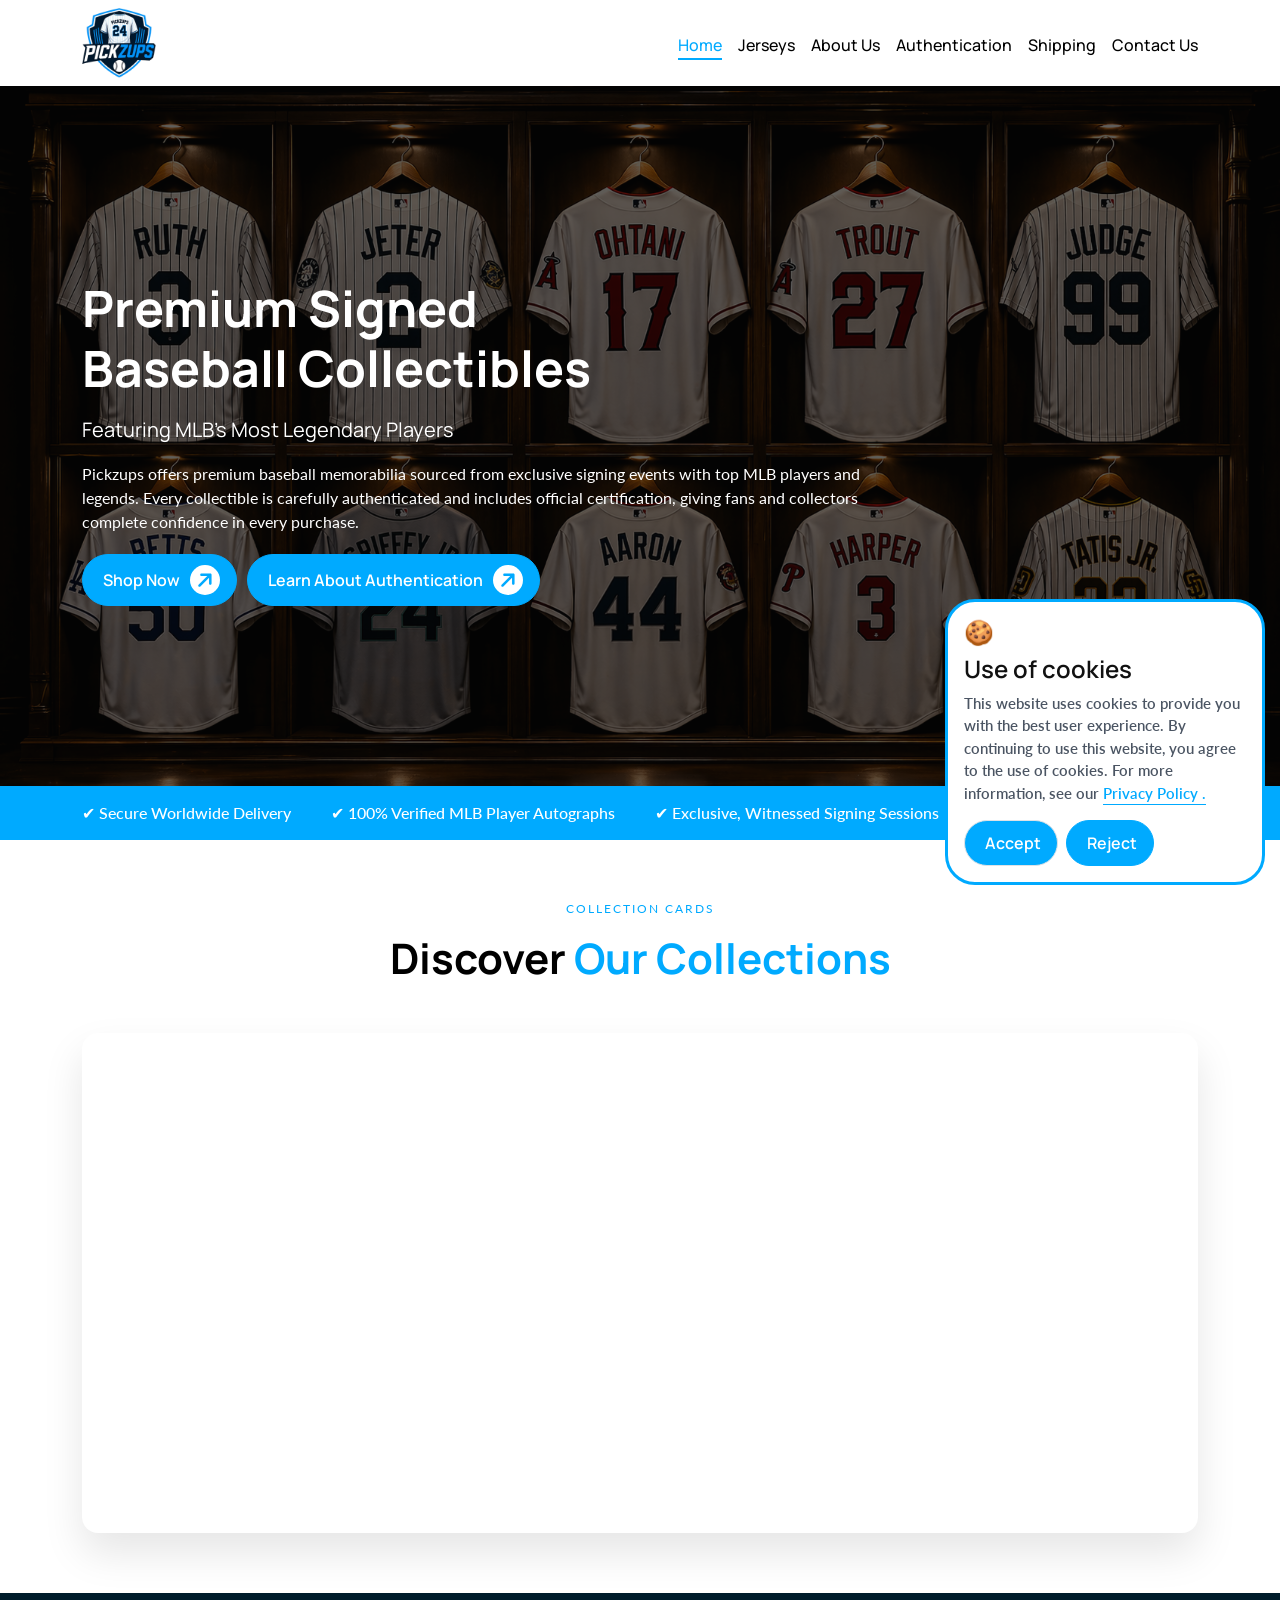
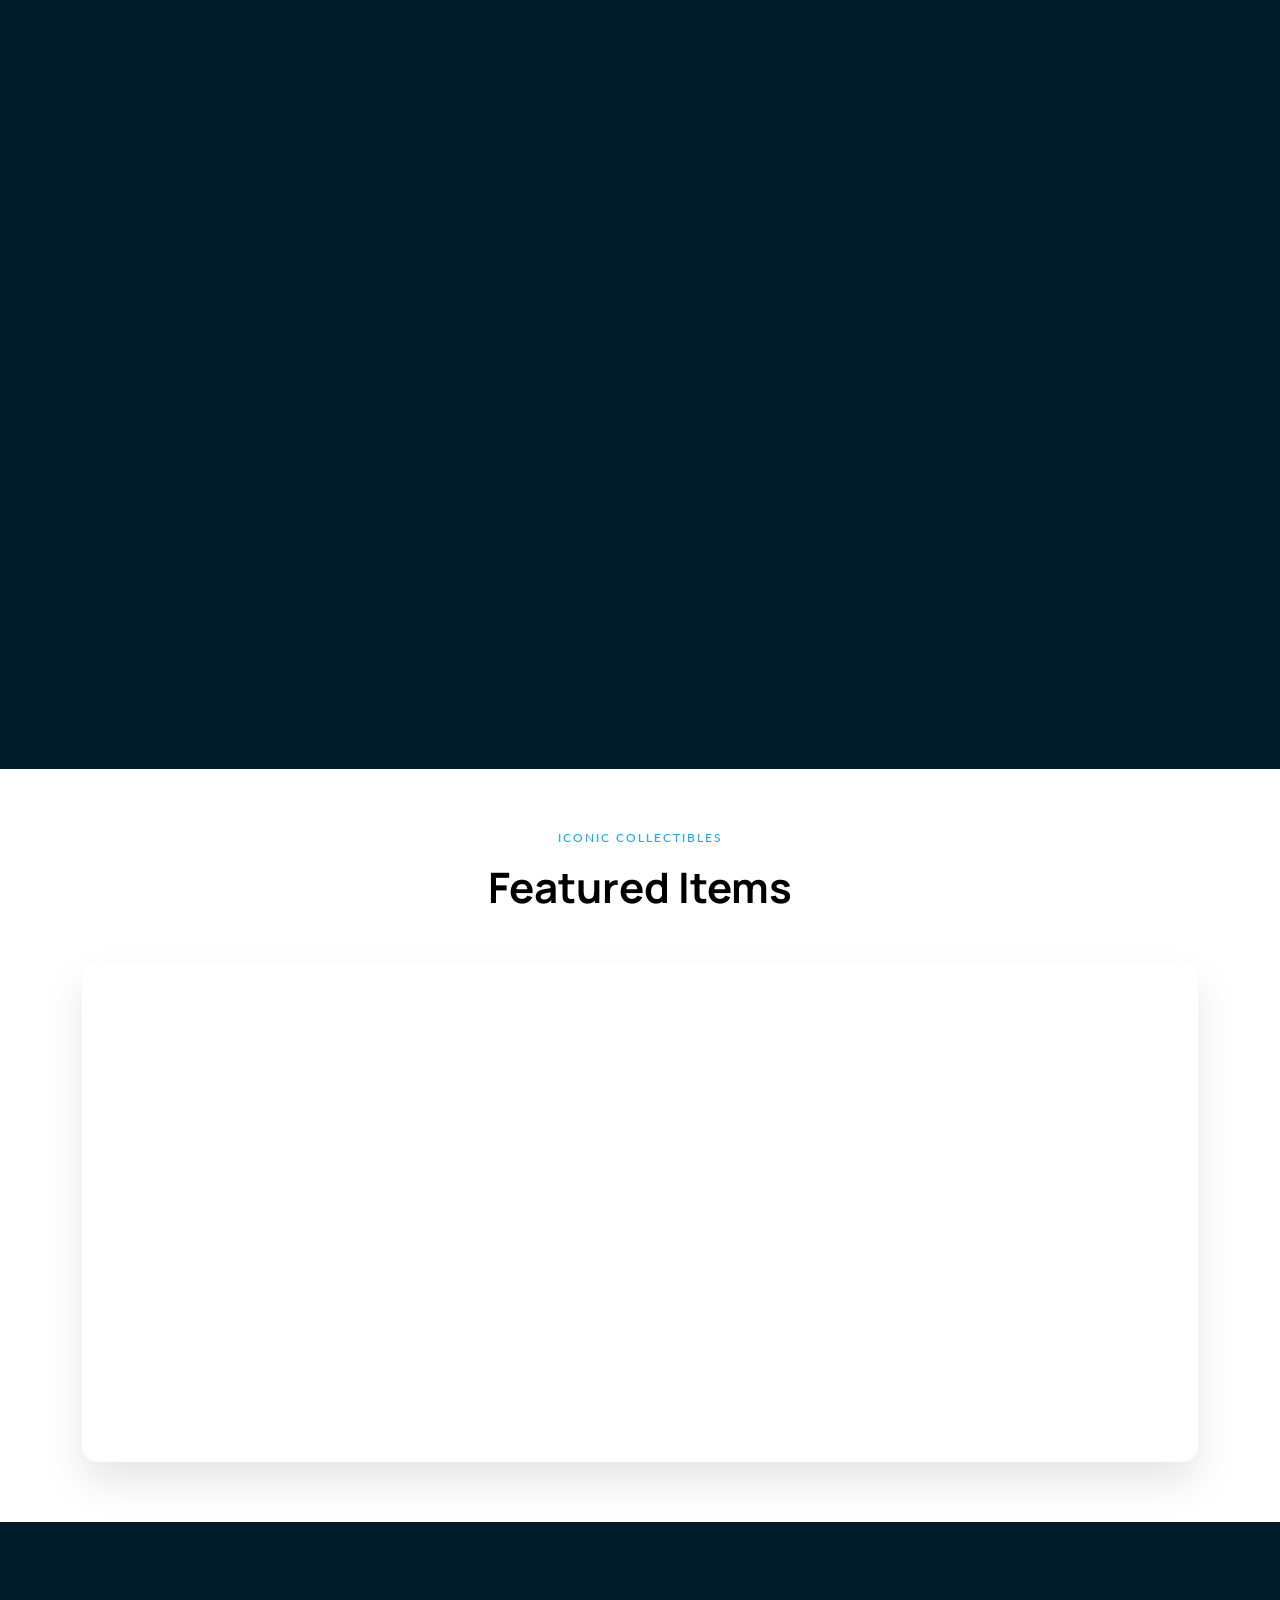
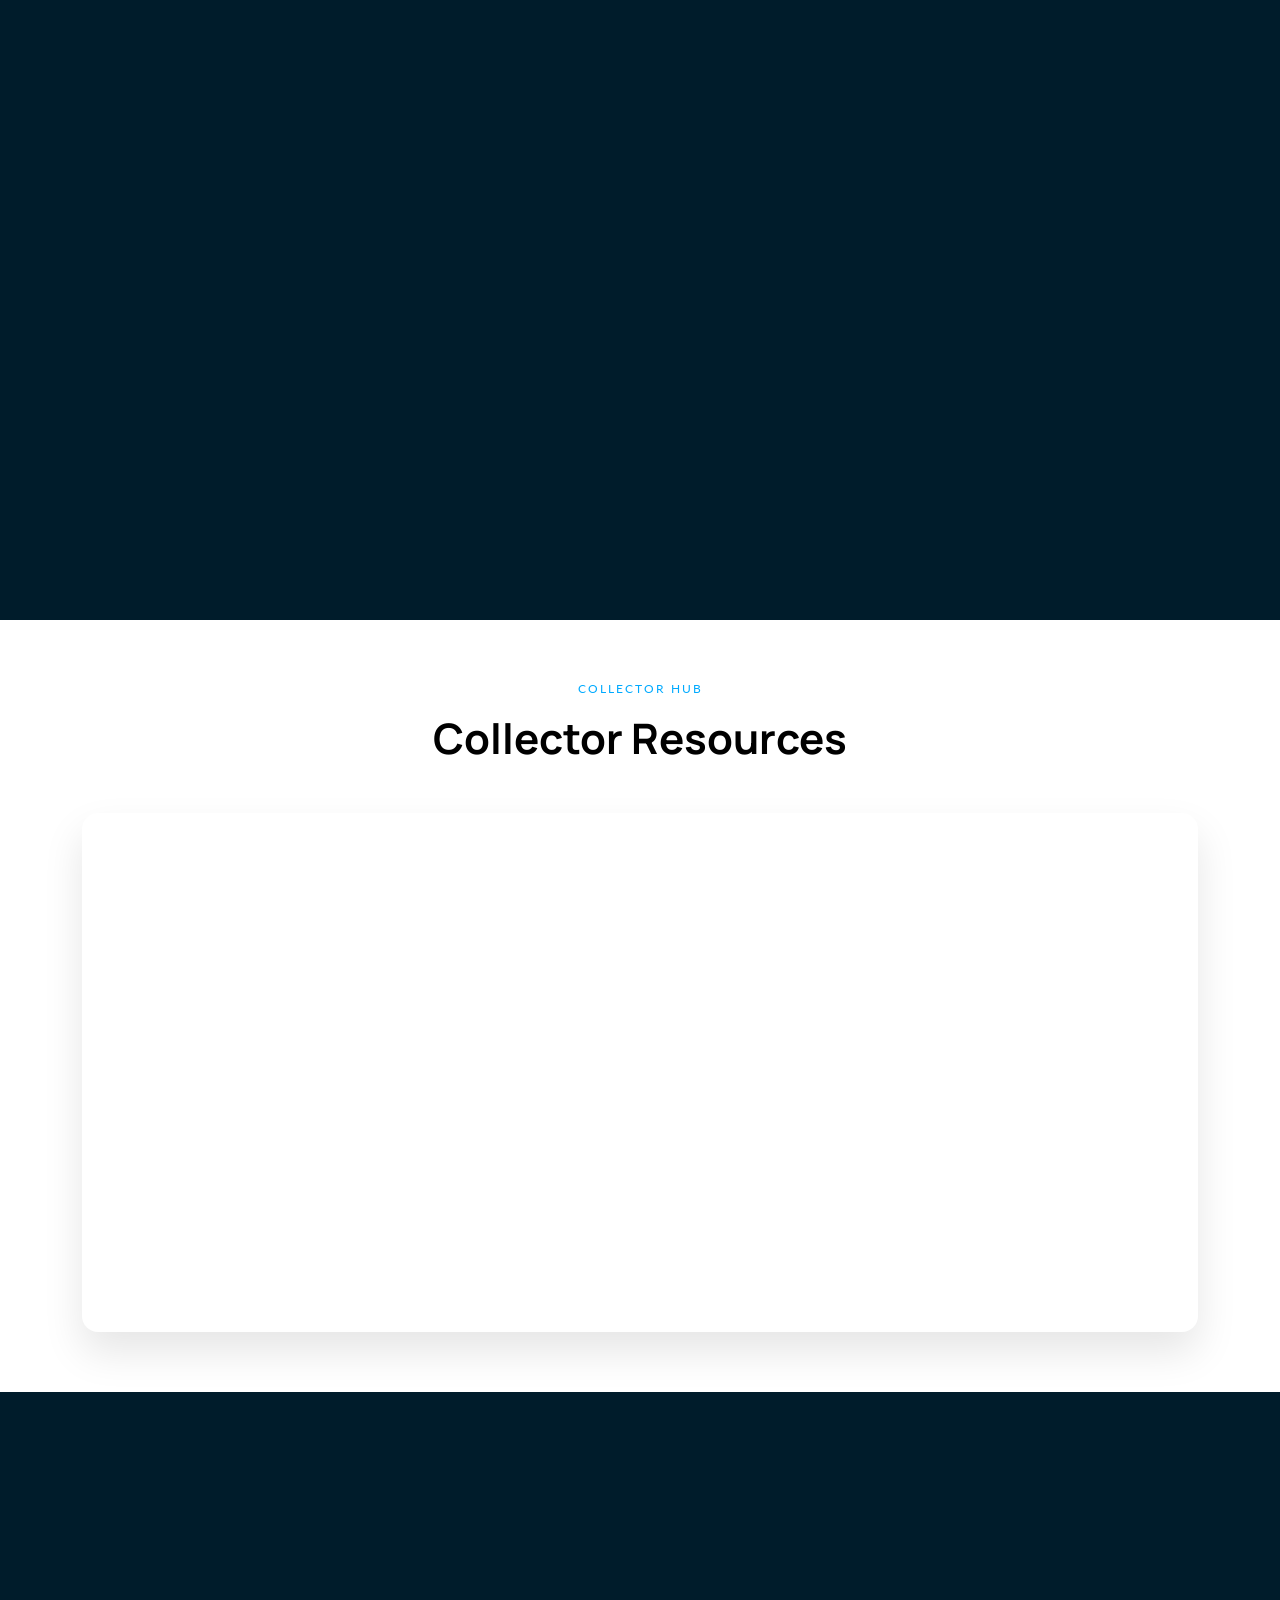
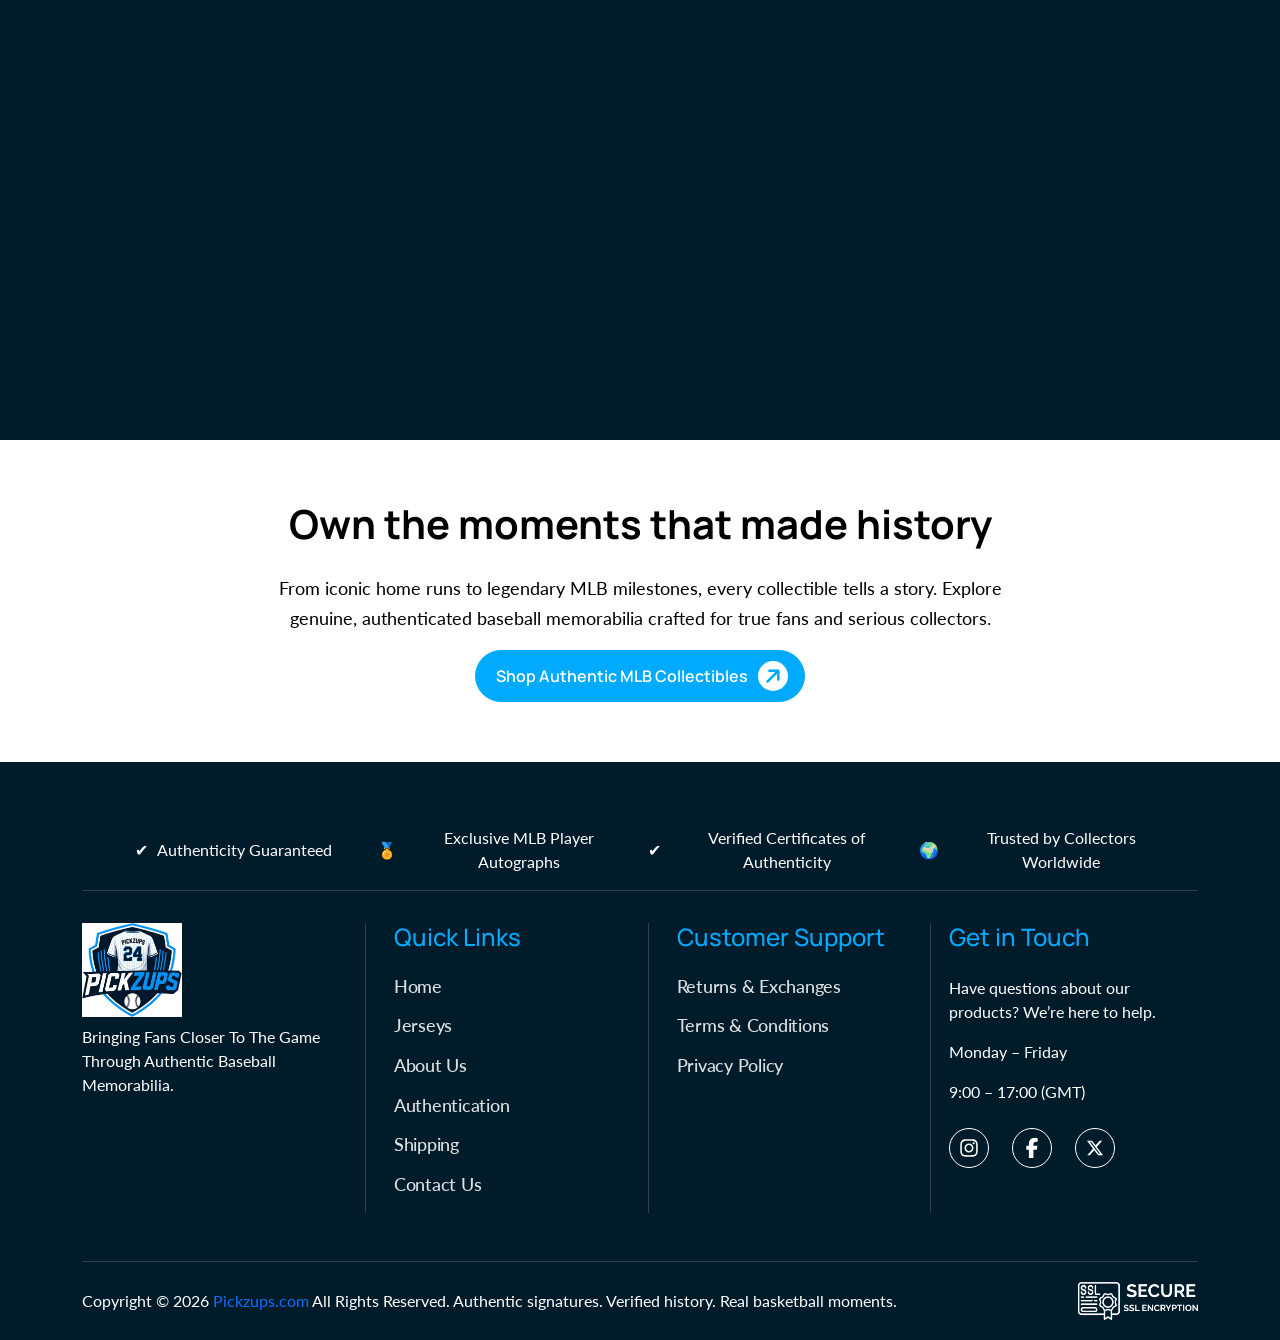
<file: index.html>
<!DOCTYPE html>
<html lang="en">

<head>
    <meta charset="UTF-8">
    <meta name="viewport" content="width=device-width, initial-scale=1.0">
    <meta name="robots" content="index, follow">
    <meta name="author" content="Pickzups">
    <title>Pickzups</title>
    <link rel="icon" href="assets/images/favicon-32x32.png" type="image/png">
    <link rel="stylesheet" href="assets/css/aos.css">
    <link rel="stylesheet" href="assets/css/bootstrap.min.css">
    <link rel="stylesheet" href="assets/css/style.css">
    <link rel="stylesheet" href="assets/css/responsive.css">
</head>

<body>
    <!-- Header -->
    <header class="header w-100  z-3">
        <div class="container">
            <div class="row">
                <div class="col-12">
                    <div class="header-content d-flex align-items-center justify-content-between">
                        <div class="logo">
                            <a href="./"><img src="assets/images/logo.png" alt="logo"></a>
                        </div>
                        <div class="menu-list" id="mySidenavs">
                            <span class="menu-close d-block d-md-none" onclick="closeNav()">
                                <svg width="30" height="30" viewBox="0 0 24 24">
                                    <line x1="4" y1="4" x2="20" y2="20" stroke="black" stroke-width="2" />
                                    <line x1="20" y1="4" x2="4" y2="20" stroke="black" stroke-width="2" />
                                </svg>
                            </span>
                            <ul class="d-flex list-unstyled gap-3">
                                <li class="active">
                                    <a href="./">Home</a>
                                </li>
                                <li>
                                    <a href="./jerseys">Jerseys</a>
                                </li>
                                <li>
                                    <a href="./about-us">About us</a>
                                </li>
                                <li>
                                    <a href="./authentication">Authentication</a>
                                </li>
                                <li>
                                    <a href="./shipping">Shipping</a>
                                </li>
                                <li>
                                    <a href="./contact-us">Contact Us</a>
                                </li>
                            </ul>
                        </div>
                        <div class="menu-icon d-block d-md-none">
                            <span onclick="openNav()">
                                <svg width="30" height="30" viewBox="0 0 24 24">
                                    <line x1="3" y1="6" x2="21" y2="6" stroke="black" stroke-width="2" />
                                    <line x1="3" y1="12" x2="21" y2="12" stroke="black" stroke-width="2" />
                                    <line x1="3" y1="18" x2="21" y2="18" stroke="black" stroke-width="2" />
                                </svg>
                            </span>
                        </div>

                    </div>
                </div>
            </div>
        </div>
        <div class="menu-overlay" id="menuOverlay" onclick="closeNav()"></div>
    </header>
    <!-- Header -->
    <main>
        <!-- main -->
        <section class="hero_banner">
            <div class="container">
                <div class="row">
                    <div class="col-12>">
                        <div class="hero_content">
                            <h1>Premium Signed
                                Baseball Collectibles
                            </h1>
                            <h2>Featuring MLB’s Most Legendary Players</h2>
                            <p>Pickzups offers premium baseball memorabilia sourced from exclusive signing events
                                with
                                top MLB players and legends. Every collectible is carefully authenticated and includes
                                official certification, giving fans and collectors complete confidence in every
                                purchase.
                            </p>
                            <div class="bnr-btn">
                                <a href="./jerseys" class="btn-custom">
                                    <span class="btn-text">Shop Now</span>
                                    <div class="icon-container">
                                        <span class="icon icon-default arrow-icon">
                                            <svg viewBox="0 0 384 512" width="30">
                                                <path d="M214.6 41.4c-12.5-12.5-32.8-12.5-45.3 0l-160 160c-12.5 
                                    12.5-12.5 32.8 0 45.3s32.8 12.5 45.3 0L160 141.3V456c0 
                                    17.7 14.3 32 32 32s32-14.3 32-32V141.3l105.4 
                                    105.4c12.5 12.5 32.8 12.5 45.3 
                                    0s12.5-32.8 0-45.3l-160-160z" />
                                            </svg>
                                        </span>
                                        <span class="icon icon-hover arrow-icon">
                                            <svg viewBox="0 0 384 512" width="30">
                                                <path d="M214.6 41.4c-12.5-12.5-32.8-12.5-45.3 0l-160 160c-12.5 
                                        12.5-12.5 32.8 0 45.3s32.8 12.5 45.3 0L160 141.3V456c0 
                                        17.7 14.3 32 32 32s32-14.3 32-32V141.3l105.4 
                                        105.4c12.5 12.5 32.8 12.5 45.3 
                                        0s12.5-32.8 0-45.3l-160-160z" />
                                            </svg>
                                        </span>
                                    </div>
                                </a>
                                <a href="./authentication" class="btn-custom">
                                    <span class="btn-text">Learn About Authentication</span>
                                    <div class="icon-container">
                                        <span class="icon icon-default arrow-icon">
                                            <svg viewBox="0 0 384 512" width="30">
                                                <path d="M214.6 41.4c-12.5-12.5-32.8-12.5-45.3 0l-160 160c-12.5 
                                    12.5-12.5 32.8 0 45.3s32.8 12.5 45.3 0L160 141.3V456c0 
                                    17.7 14.3 32 32 32s32-14.3 32-32V141.3l105.4 
                                    105.4c12.5 12.5 32.8 12.5 45.3 
                                    0s12.5-32.8 0-45.3l-160-160z" />
                                            </svg>
                                        </span>
                                        <span class="icon icon-hover arrow-icon">
                                            <svg viewBox="0 0 384 512" width="30">
                                                <path d="M214.6 41.4c-12.5-12.5-32.8-12.5-45.3 0l-160 160c-12.5 
                                        12.5-12.5 32.8 0 45.3s32.8 12.5 45.3 0L160 141.3V456c0 
                                        17.7 14.3 32 32 32s32-14.3 32-32V141.3l105.4 
                                        105.4c12.5 12.5 32.8 12.5 45.3 
                                        0s12.5-32.8 0-45.3l-160-160z" />
                                            </svg>
                                        </span>
                                    </div>
                                </a>
                            </div>
                        </div>
                    </div>
                </div>
            </div>
        </section>

        <div class="trust-bar">
            <div class="container">
                <div class="trust-wrapper">
                    <div class="trust-track">
                        <!-- ORIGINAL ITEMS -->
                        <div class="trust-item">

                            <span>✔ Secure Worldwide Delivery</span>
                        </div>

                        <div class="trust-item">

                            <span>✔ 100% Verified MLB Player Autographs</span>
                        </div>

                        <div class="trust-item">

                            <span>✔ Exclusive, Witnessed Signing Sessions</span>
                        </div>

                        <div class="trust-item">

                            <span>✔ Official Authenticity Certification Included </span>
                        </div>

                        <!-- DUPLICATE FOR INFINITE LOOP -->
                        <div class="trust-item">

                            <span>✔ Secure Worldwide Delivery</span>
                        </div>

                        <div class="trust-item">

                            <span>✔ 100% Verified MLB Player Autographs</span>
                        </div>

                        <div class="trust-item">

                            <span>✔ Exclusive, Witnessed Signing Sessions</span>
                        </div>

                        <div class="trust-item">

                            <span>✔ Official Authenticity Certification Included </span>
                        </div>

                    </div>

                </div>
            </div>
        </div>

        <section class="explore-our-collections">
            <div class="container">
                <div class="explore-our-collections-content">
                    <span>COLLECTION CARDS </span>
                    <h2>Discover <span style="color: #00aaff;">our collections </span></h2>
                </div>
                <div class="collection-wrapper">
                    <div class="collection-card">
                        <div class="collection-content" data-aos="fade-right">
                            <h3>Autographed baseball jerseys</h3>
                            <p>Official MLB team jerseys, hand-signed by some of the game’s most legendary players. Each
                                piece is sourced from exclusive signing events and backed by verified authentication,
                                making
                                it a valuable addition to any serious collection.
                            </p>

                            <div class="collection-button">
                                <a href="./jerseys" class="btn-custom">
                                    <span class="btn-text">Browse Collections
                                    </span>
                                    <div class="icon-container">
                                        <span class="icon icon-default arrow-icon">
                                            <svg viewBox="0 0 384 512" width="30">
                                                <path d="M214.6 41.4c-12.5-12.5-32.8-12.5-45.3 0l-160 160c-12.5 
                                    12.5-12.5 32.8 0 45.3s32.8 12.5 45.3 0L160 141.3V456c0 
                                    17.7 14.3 32 32 32s32-14.3 32-32V141.3l105.4 
                                    105.4c12.5 12.5 32.8 12.5 45.3 
                                    0s12.5-32.8 0-45.3l-160-160z" />
                                            </svg>
                                        </span>
                                        <span class="icon icon-hover arrow-icon">
                                            <svg viewBox="0 0 384 512" width="30">
                                                <path d="M214.6 41.4c-12.5-12.5-32.8-12.5-45.3 0l-160 160c-12.5 
                                        12.5-12.5 32.8 0 45.3s32.8 12.5 45.3 0L160 141.3V456c0 
                                        17.7 14.3 32 32 32s32-14.3 32-32V141.3l105.4 
                                        105.4c12.5 12.5 32.8 12.5 45.3 
                                        0s12.5-32.8 0-45.3l-160-160z" />
                                            </svg>
                                        </span>
                                    </div>
                                </a>
                            </div>
                        </div>

                        <div class="collection-image" data-aos="fade-left">
                            <img src="assets/images/Autographed.png" alt="collection-image">
                        </div>
                    </div>
                </div>
            </div>
        </section>

        <section class="authenticity_section key_sec">
            <div class="container">
                <div class="auth-grid">
                    <div class="auth-content-box" data-aos="fade-right">
                        <span class="section-label">KEY DISTINCTION</span>
                        <h2>Our commitment to authenticity</h2>
                        <p>Authenticity is at the core of every MLB collectible we offer. At Sportxst, all items are
                            obtained through exclusive, private signing sessions with verified players and trusted
                            partners.
                            We do not source memorabilia from public events, third parties, or unverified channels.
                        </p>
                        <p><strong>Each item includes:</strong></p>
                        <ul class="auth-list">
                            <li>
                                ✔ Tamper-proof certificate of authenticity
                            </li>
                            <li> ✔ Unique serial number for verification
                            </li>
                            <li> ✔ Documented details of when and where the item was signed
                            </li>
                            <li>✔ Access to secure online verification records
                            </li>

                        </ul>
                        <p>Every collectible is fully traceable and verified, giving you complete confidence in your
                            purchase.
                        </p>
                        <div class="collection-button">
                            <a href="./authentication" class="btn-custom">
                                <span class="btn-text">
                                    Learn More About Authentication
                                </span>
                                <div class="icon-container">
                                    <span class="icon icon-default arrow-icon">
                                        <svg viewBox="0 0 384 512" width="30">
                                            <path d="M214.6 41.4c-12.5-12.5-32.8-12.5-45.3 0l-160 160c-12.5 
                                    12.5-12.5 32.8 0 45.3s32.8 12.5 45.3 0L160 141.3V456c0 
                                    17.7 14.3 32 32 32s32-14.3 32-32V141.3l105.4 
                                    105.4c12.5 12.5 32.8 12.5 45.3 
                                    0s12.5-32.8 0-45.3l-160-160z" />
                                        </svg>
                                    </span>
                                    <span class="icon icon-hover arrow-icon">
                                        <svg viewBox="0 0 384 512" width="30">
                                            <path d="M214.6 41.4c-12.5-12.5-32.8-12.5-45.3 0l-160 160c-12.5 
                                        12.5-12.5 32.8 0 45.3s32.8 12.5 45.3 0L160 141.3V456c0 
                                        17.7 14.3 32 32 32s32-14.3 32-32V141.3l105.4 
                                        105.4c12.5 12.5 32.8 12.5 45.3 
                                        0s12.5-32.8 0-45.3l-160-160z" />
                                        </svg>
                                    </span>
                                </div>
                            </a>
                        </div>
                    </div>
                    <div class="auth-image" data-aos="fade-left">
                        <img src="assets/images/our-commitment.jpg" alt="authenticity-image">
                    </div>
                </div>

            </div>
        </section>

        <section class="featured-items">
            <div class="container">
                <div class="built-for-collectors-content">
                    <span>Iconic Collectibles </span>
                    <h2>Featured Items
                    </h2>
                </div>
                <div class="collection-wrapper">
                    <div class="collection-card">

                        <!-- Image Side -->
                        <div class="collection-image aos-init aos-animate" data-aos="fade-right">
                            <img src="assets/images/Featured-collectibles.avif" alt="images">
                        </div>

                        <!-- Content Side -->
                        <div class="collection-content aos-init aos-animate" data-aos="fade-left">

                            <h3>Featured collectibles</h3>
                            <p>Explore a handpicked selection of premium, limited-edition baseball memorabilia signed by
                                some of the game’s most iconic players. Each piece is carefully curated for true fans
                                and serious collectors.
                            </p>
                            <p>Professionally packaged and delivered securely worldwide.
                            </p>

                            <div class="collection-button">
                                <a href="./jerseys" class="btn-custom">
                                    <span class="btn-text">View Highlights
                                    </span>
                                    <div class="icon-container">
                                        <span class="icon icon-default arrow-icon">
                                            <svg viewBox="0 0 384 512" width="30">
                                                <path d="M214.6 41.4c-12.5-12.5-32.8-12.5-45.3 0l-160 160c-12.5 
                                    12.5-12.5 32.8 0 45.3s32.8 12.5 45.3 0L160 141.3V456c0 
                                    17.7 14.3 32 32 32s32-14.3 32-32V141.3l105.4 
                                    105.4c12.5 12.5 32.8 12.5 45.3 
                                    0s12.5-32.8 0-45.3l-160-160z" />
                                            </svg>
                                        </span>
                                        <span class="icon icon-hover arrow-icon">
                                            <svg viewBox="0 0 384 512" width="30">
                                                <path d="M214.6 41.4c-12.5-12.5-32.8-12.5-45.3 0l-160 160c-12.5 
                                        12.5-12.5 32.8 0 45.3s32.8 12.5 45.3 0L160 141.3V456c0 
                                        17.7 14.3 32 32 32s32-14.3 32-32V141.3l105.4 
                                        105.4c12.5 12.5 32.8 12.5 45.3 
                                        0s12.5-32.8 0-45.3l-160-160z" />
                                            </svg>
                                        </span>
                                    </div>
                                </a>
                            </div>

                        </div>

                    </div>
                </div>

            </div>
        </section>

        <section class="authenticity_section">
            <div class="container">
                <div class="auth-grid">

                    <!-- Image -->
                    <div class="auth-image aos-init" data-aos="fade-up">
                        <img src="assets/images/fans-everywhere.png" alt="Certificate of Authenticity">
                    </div>

                    <!-- Content -->
                    <div class="auth-content-box aos-init" data-aos="fade-left">

                        <h2>Built for Baseball Fans Everywhere
                        </h2>

                        <p>At Sportxst, we specialize in premium MLB memorabilia crafted for passionate fans and serious
                            collectors alike. Our mission is to deliver collectibles you can trust—authentic,
                            transparent,
                            and sourced with care.
                        </p>

                        <p>With strong connections across the baseball world—from rising stars to Hall of Fame
                            legends—our
                            team ensures every item comes with a story and a verified origin you can be proud of.
                        </p>
                        <p><strong>What you can expect from every item:
                            </strong></p>

                        <ul class="auth-list">
                            <li>
                                <svg xmlns="http://www.w3.org/2000/svg" width="24" height="24" viewBox="0 0 24 24"
                                    fill="none" stroke="currentColor" stroke-width="2">
                                    <path d="M21.801 10A10 10 0 1 1 17 3.335"></path>
                                    <path d="m9 11 3 3L22 4"></path>
                                </svg>
                                Hand-signed by MLB players

                            </li>

                            <li>
                                <svg xmlns="http://www.w3.org/2000/svg" width="24" height="24" viewBox="0 0 24 24"
                                    fill="none" stroke="currentColor" stroke-width="2">
                                    <path d="M21.801 10A10 10 0 1 1 17 3.335"></path>
                                    <path d="m9 11 3 3L22 4"></path>
                                </svg>
                                Verified authenticity and official certification

                            </li>

                            <li>
                                <svg xmlns="http://www.w3.org/2000/svg" width="24" height="24" viewBox="0 0 24 24"
                                    fill="none" stroke="currentColor" stroke-width="2">
                                    <path d="M21.801 10A10 10 0 1 1 17 3.335"></path>
                                    <path d="m9 11 3 3L22 4"></path>
                                </svg>
                                Carefully sourced from trusted signing sessions
                            </li>
                        </ul>

                        <div class="collection-button">
                            <a href="./about-us" class="btn-custom">
                                <span class="btn-text">Discover the Story Behind Every Piece
                                </span>
                                <div class="icon-container">
                                    <span class="icon icon-default arrow-icon">
                                        <svg viewBox="0 0 384 512" width="30">
                                            <path d="M214.6 41.4c-12.5-12.5-32.8-12.5-45.3 0l-160 160c-12.5 
                                    12.5-12.5 32.8 0 45.3s32.8 12.5 45.3 0L160 141.3V456c0 
                                    17.7 14.3 32 32 32s32-14.3 32-32V141.3l105.4 
                                    105.4c12.5 12.5 32.8 12.5 45.3 
                                    0s12.5-32.8 0-45.3l-160-160z" />
                                        </svg>
                                    </span>
                                    <span class="icon icon-hover arrow-icon">
                                        <svg viewBox="0 0 384 512" width="30">
                                            <path d="M214.6 41.4c-12.5-12.5-32.8-12.5-45.3 0l-160 160c-12.5 
                                        12.5-12.5 32.8 0 45.3s32.8 12.5 45.3 0L160 141.3V456c0 
                                        17.7 14.3 32 32 32s32-14.3 32-32V141.3l105.4 
                                        105.4c12.5 12.5 32.8 12.5 45.3 
                                        0s12.5-32.8 0-45.3l-160-160z" />
                                        </svg>
                                    </span>
                                </div>
                            </a>
                        </div>

                    </div>

                </div>
            </div>
        </section>

        <section class="built-for-collectors">
            <div class="container">

                <div class="built-for-collectors-content">
                    <span>Collector Hub </span>
                    <h2>Collector Resources</h2>
                </div>

                <div class="collection-wrapper">
                    <div class="collection-card">

                        <!-- Content Side -->
                        <div class="collection-content aos-init aos-animate" data-aos="fade-right">

                            <h3>Designed for Baseball Collectors</h3>
                            <p>Whether you're just starting out or expanding a seasoned MLB collection, we’re here to
                                guide
                                you through every step of your journey.
                            </p>


                            <ul>
                                <li>How to verify signed baseball memorabilia
                                </li>
                                <li>What drives value in MLB collectibles
                                </li>
                                <li> Best practices for storing and preserving your items
                                </li>
                                <li>Turning your collection into a long-term investment
                                </li>
                            </ul>

                            <div class="collection-button">
                                <a href="./jerseys" class="btn-custom">
                                    <span class="btn-text">Browse All Collections
                                    </span>
                                    <div class="icon-container">
                                        <span class="icon icon-default arrow-icon">
                                            <svg viewBox="0 0 384 512" width="30">
                                                <path d="M214.6 41.4c-12.5-12.5-32.8-12.5-45.3 0l-160 160c-12.5 
                                    12.5-12.5 32.8 0 45.3s32.8 12.5 45.3 0L160 141.3V456c0 
                                    17.7 14.3 32 32 32s32-14.3 32-32V141.3l105.4 
                                    105.4c12.5 12.5 32.8 12.5 45.3 
                                    0s12.5-32.8 0-45.3l-160-160z"></path>
                                            </svg>
                                        </span>
                                        <span class="icon icon-hover arrow-icon">
                                            <svg viewBox="0 0 384 512" width="30">
                                                <path d="M214.6 41.4c-12.5-12.5-32.8-12.5-45.3 0l-160 160c-12.5 
                                        12.5-12.5 32.8 0 45.3s32.8 12.5 45.3 0L160 141.3V456c0 
                                        17.7 14.3 32 32 32s32-14.3 32-32V141.3l105.4 
                                        105.4c12.5 12.5 32.8 12.5 45.3 
                                        0s12.5-32.8 0-45.3l-160-160z"></path>
                                            </svg>
                                        </span>
                                    </div>
                                </a>
                            </div>

                        </div>

                        <!-- Image Side -->
                        <div class="collection-image aos-init aos-animate" data-aos="fade-left">
                            <img src="assets/images/Collector.avif" alt="images">
                        </div>

                    </div>
                </div>

            </div>
        </section>
        <section class="authenticity_section">
            <div class="container">
                <div class="auth-grid">

                    <!-- Image -->
                    <div class="auth-image aos-init" data-aos="fade-up">
                        <img src="assets/images/secure-delivery.png" alt="Certificate of Authenticity">
                    </div>

                    <!-- Content -->
                    <div class="auth-content-box aos-init" data-aos="fade-left">
                        <span class="section-label">Shipping & Care </span>
                        <h2>Secure Delivery, Wherever You Are </h2>
                        <p>
                            We take every step to ensure your MLB collectibles arrive in perfect condition—no matter
                            where
                            you're located.
                        </p>



                        <ul class="auth-list">
                            <li>
                                <svg xmlns="http://www.w3.org/2000/svg" width="24" height="24" viewBox="0 0 24 24"
                                    fill="none" stroke="currentColor" stroke-width="2">
                                    <path d="M21.801 10A10 10 0 1 1 17 3.335"></path>
                                    <path d="m9 11 3 3L22 4"></path>
                                </svg>
                                Comprehensive shipping protection
                            </li>

                            <li>
                                <svg xmlns="http://www.w3.org/2000/svg" width="24" height="24" viewBox="0 0 24 24"
                                    fill="none" stroke="currentColor" stroke-width="2">
                                    <path d="M21.801 10A10 10 0 1 1 17 3.335"></path>
                                    <path d="m9 11 3 3L22 4"></path>
                                </svg>
                                Durable, collector-grade packaging
                            </li>

                            <li>
                                <svg xmlns="http://www.w3.org/2000/svg" width="24" height="24" viewBox="0 0 24 24"
                                    fill="none" stroke="currentColor" stroke-width="2">
                                    <path d="M21.801 10A10 10 0 1 1 17 3.335"></path>
                                    <path d="m9 11 3 3L22 4"></path>
                                </svg>
                                Worldwide delivery available

                            </li>
                            <li>
                                <svg xmlns="http://www.w3.org/2000/svg" width="24" height="24" viewBox="0 0 24 24"
                                    fill="none" stroke="currentColor" stroke-width="2">
                                    <path d="M21.801 10A10 10 0 1 1 17 3.335"></path>
                                    <path d="m9 11 3 3L22 4"></path>
                                </svg>
                                Real-time order tracking
                            </li>
                        </ul>
                        <p>From our hands to yours, your prized baseball collectibles are handled with the care and
                            precision they deserve</p>
                    </div>

                </div>
            </div>
        </section>

        <section class="cta-hero">
            <div class="container">
                <div class="cta-content">

                    <h2>Own the moments that made history</h2>

                    <p>
                        From iconic home runs to legendary MLB milestones, every collectible tells a story. Explore
                        genuine,
                        authenticated baseball memorabilia crafted for true fans and serious collectors.

                    </p>

                    <div class="">
                        <a href="./authentication" class="btn-custom">
                            <span class="btn-text">Shop Authentic MLB Collectibles</span>
                            <div class="icon-container">
                                <span class="icon icon-default arrow-icon">
                                    <svg viewBox="0 0 384 512" width="30">
                                        <path d="M214.6 41.4c-12.5-12.5-32.8-12.5-45.3 0l-160 160c-12.5 
                                    12.5-12.5 32.8 0 45.3s32.8 12.5 45.3 0L160 141.3V456c0 
                                    17.7 14.3 32 32 32s32-14.3 32-32V141.3l105.4 
                                    105.4c12.5 12.5 32.8 12.5 45.3 
                                    0s12.5-32.8 0-45.3l-160-160z" />
                                    </svg>
                                </span>
                                <span class="icon icon-hover arrow-icon">
                                    <svg viewBox="0 0 384 512" width="30">
                                        <path d="M214.6 41.4c-12.5-12.5-32.8-12.5-45.3 0l-160 160c-12.5 
                                        12.5-12.5 32.8 0 45.3s32.8 12.5 45.3 0L160 141.3V456c0 
                                        17.7 14.3 32 32 32s32-14.3 32-32V141.3l105.4 
                                        105.4c12.5 12.5 32.8 12.5 45.3 
                                        0s12.5-32.8 0-45.3l-160-160z" />
                                    </svg>
                                </span>
                            </div>
                        </a>
                    </div>

                </div>
            </div>
        </section>
    </main>
    <!-- main -->

    <!-- footer -->
    <footer class="site-footer pt-5">
        <div class="container">
            <div class="footer-content">
                <div class="footer-features">
                    <div class="feature-item">
                        <span>✔</span>
                        <p>Authenticity Guaranteed</p>
                    </div>
                    <div class="feature-item">
                        <span>🏅</span>
                        <p>Exclusive MLB Player Autographs </p>
                    </div>
                    <div class="feature-item">
                        <span>✔</span>
                        <p>Verified Certificates of Authenticity</p>
                    </div>
                    <div class="feature-item">
                        <span>🌍</span>
                        <p>Trusted by Collectors Worldwide</p>
                    </div>
                </div>
                <div class="footer-top">
                    <div class="footer-logo">
                        <a href="./" class="">
                            <img src="assets/images/footer-logo.png" alt="">
                        </a>
                        <p class="text_theme mt-2 footer_logo_text">
                            Bringing Fans Closer To The Game Through
                            Authentic Baseball Memorabilia.

                        </p>
                    </div>
                    <div class="footer-links">
                        <h3>
                            Quick Links
                        </h3>
                        <ul>
                            <li> <a href="./" class="active">Home</a></li>
                            <li><a href="./jerseys">Jerseys</a></li>
                            <li><a href="./about-us">About Us</a></li>
                            <li><a href="./authentication">Authentication</a></li>
                            <li><a href="./shipping">Shipping</a></li>
                            <li><a href="./contact-us">Contact Us</a></li>
                        </ul>
                    </div>
                    <div class="footer-links">
                        <h3>
                            Customer Support
                        </h3>
                        <ul>
                            <li><a href="./returns-policy">Returns &amp; Exchanges</a></li>
                            <li><a href="./terms-&-conditions">Terms &amp; Conditions </a></li>
                            <li><a href="./privacy-policy">Privacy Policy</a></li>
                        </ul>
                    </div>
                    <div class="footer-contact">
                        <h3>
                            Get in Touch
                        </h3>
                        <p class="mb-3">
                            Have questions about our products? We’re here to help.

                        </p>
                        <p class="mb-3">
                            Monday – Friday
                        </p>
                        <p class="mb-3">
                            9:00 – 17:00 (GMT)
                        </p>

                        <div class="social-icons mt-4">
                            <ul>
                                <li><a href="https://www.instagram.com" target="_blank"><svg
                                            xmlns="http://www.w3.org/2000/svg" viewBox="0 0 448 512">
                                            <path
                                                d="M224.1 141c-63.6 0-114.9 51.3-114.9 114.9s51.3 114.9 114.9 114.9S339 319.5 339 255.9 287.7 141 224.1 141zm0 189.6c-41.1 0-74.7-33.5-74.7-74.7s33.5-74.7 74.7-74.7 74.7 33.5 74.7 74.7-33.6 74.7-74.7 74.7zm146.4-194.3c0 14.9-12 26.8-26.8 26.8-14.9 0-26.8-12-26.8-26.8s12-26.8 26.8-26.8 26.8 12 26.8 26.8zm76.1 27.2c-1.7-35.9-9.9-67.7-36.2-93.9-26.2-26.2-58-34.4-93.9-36.2-37-2.1-147.9-2.1-184.9 0-35.8 1.7-67.6 9.9-93.9 36.1s-34.4 58-36.2 93.9c-2.1 37-2.1 147.9 0 184.9 1.7 35.9 9.9 67.7 36.2 93.9s58 34.4 93.9 36.2c37 2.1 147.9 2.1 184.9 0 35.9-1.7 67.7-9.9 93.9-36.2 26.2-26.2 34.4-58 36.2-93.9 2.1-37 2.1-147.8 0-184.8zM398.8 388c-7.8 19.6-22.9 34.7-42.6 42.6-29.5 11.7-99.5 9-132.1 9s-102.7 2.6-132.1-9c-19.6-7.8-34.7-22.9-42.6-42.6-11.7-29.5-9-99.5-9-132.1s-2.6-102.7 9-132.1c7.8-19.6 22.9-34.7 42.6-42.6 29.5-11.7 99.5-9 132.1-9s102.7-2.6 132.1 9c19.6 7.8 34.7 22.9 42.6 42.6 11.7 29.5 9 99.5 9 132.1s2.7 102.7-9 132.1z">
                                            </path>
                                        </svg></a></li>
                                <li><a href="https://www.facebook.com" target="_blank"><svg
                                            xmlns="http://www.w3.org/2000/svg" viewBox="0 0 320 512">
                                            <path
                                                d="M80 299.3V512H196V299.3h86.5l18-97.8H196V166.9c0-51.7 20.3-71.5 72.7-71.5c16.3 0 29.4 .4 37 1.2V7.9C291.4 4 256.4 0 236.2 0C129.3 0 80 50.5 80 159.4v42.1H14v97.8H80z">
                                            </path>
                                        </svg></a></li>
                                <li><a href="https://twitter.com" target="_blank"><svg
                                            xmlns="http://www.w3.org/2000/svg" viewBox="0 0 512 512">
                                            <path
                                                d="M389.2 48h70.6L305.6 224.2 487 464H345L233.7 318.6 106.5 464H35.8L200.7 275.5 26.8 48H172.4L272.9 180.9 389.2 48zM364.4 421.8h39.1L151.1 88h-42L364.4 421.8z">
                                            </path>
                                        </svg></a></li>
                            </ul>
                        </div>
                    </div>
                </div>
                <div class="footer-bottom">
                    <p>Copyright © 2026 <a class="text_theme" href="./">Pickzups.com</a> All Rights Reserved. Authentic
                        signatures.
                        Verified history. Real basketball moments.</p>
                    <div class="ssl_logo">
                        <div class="ssl_logo_inner">
                            <img src="assets/images/ssl.png" alt="SSL Logo">
                        </div>
                    </div>
                </div>
            </div>
        </div>
    </footer>
    <!-- footer -->
    <div class="card cookie-alert">
        <div class="card-body">
            <h4 class="card-title">🍪</h4>
            <h5 class="card-title"> Use of cookies</h5>
            <p class="card-text">This website uses cookies to provide you with the best user experience. By continuing
                to use this website, you agree to the use of cookies. For more information, see our <a
                    href="./privacy-policy"> Privacy Policy .</a></p>

            <div class="btn-toolbar justify-content-start gap-2">
                <a href="javascript:void(0)" class="btn-custom black border accept-cookies">Accept</a>
                <a href="javascript:void(0)" class="btn-custom black reject-cookies">Reject</a>
            </div>
        </div>
    </div>

    <!-- scripts -->
    <script src="assets/js/bootstrap.bundle.min.js"></script>
    <script src="assets/js/index.js"></script>
    <script src="assets/js/aos.js"></script>
    <script>
        AOS.init({
            duration: 1200,
        })
    </script>
    <script>
        document.addEventListener("DOMContentLoaded", function () {

            var cookieAlert = document.querySelector(".cookie-alert");
            var acceptCookies = document.querySelector(".accept-cookies");
            var rejectCookies = document.querySelector(".reject-cookies");

            // Check cookies
            if (getCookie("acceptCookies") !== "true" && getCookie("rejectCookies") !== "true") {
                cookieAlert.classList.add("show");
            }

            // Accept
            acceptCookies.addEventListener("click", function () {
                setCookie("acceptCookies", "true", 60);
                cookieAlert.classList.remove("show");
            });

            // Reject
            rejectCookies.addEventListener("click", function () {
                setCookie("rejectCookies", "true", 60);
                cookieAlert.classList.remove("show");
            });

        });

        function setCookie(cname, cvalue, exdays) {
            var d = new Date();
            d.setTime(d.getTime() + (exdays * 24 * 60 * 60 * 1000));
            var expires = "expires=" + d.toUTCString();
            document.cookie = cname + "=" + cvalue + ";" + expires + ";path=/";
        }

        function getCookie(cname) {
            var name = cname + "=";
            var decodedCookie = decodeURIComponent(document.cookie);
            var ca = decodedCookie.split(';');
            for (var i = 0; i < ca.length; i++) {
                var c = ca[i].trim();
                if (c.indexOf(name) === 0) {
                    return c.substring(name.length, c.length);
                }
            }
            return "";
        }
    </script>
</body>

</html>
</file>
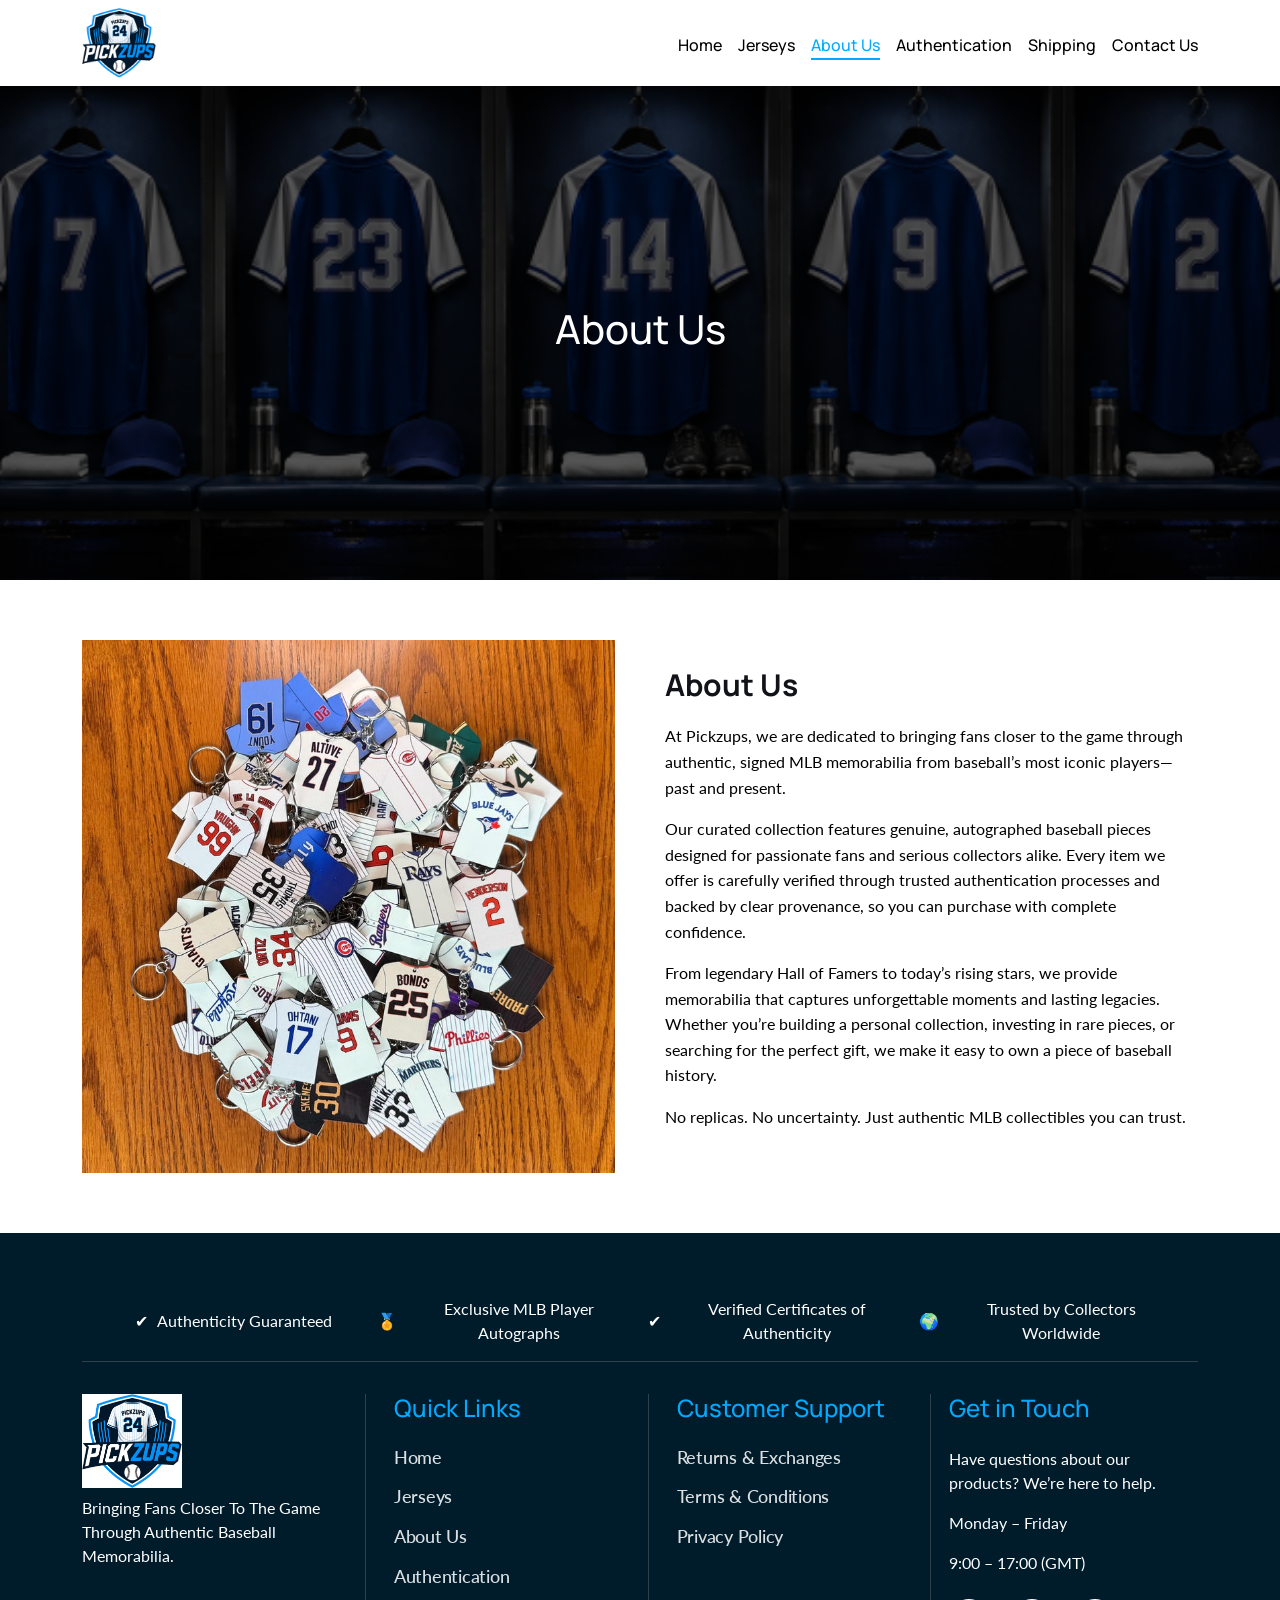
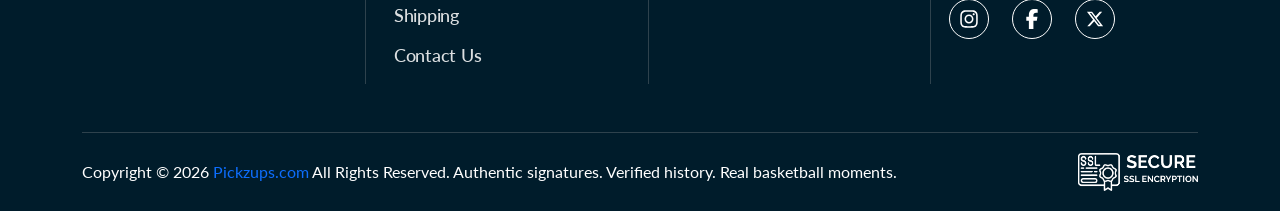
<file: about-us.html>
<!DOCTYPE html>
<html lang="en">

<head>
    <meta charset="UTF-8">
    <meta name="viewport" content="width=device-width, initial-scale=1.0">
    <meta name="robots" content="index, follow">
    <meta name="author" content="Pickzups">
    <title>About Us</title>
    <link rel="icon" href="assets/images/favicon-32x32.png" type="image/png">
    <link rel="stylesheet" href="assets/css/aos.css">
    <link rel="stylesheet" href="assets/css/bootstrap.min.css">
    <link rel="stylesheet" href="assets/css/style.css">
    <link rel="stylesheet" href="assets/css/responsive.css">
</head>

<body>
    <!-- Header -->
    <header class="header w-100  z-3">
        <div class="container">
            <div class="row">
                <div class="col-12">
                    <div class="header-content d-flex align-items-center justify-content-between">
                        <div class="logo">
                            <a href="./"><img src="assets/images/logo.png" alt="logo"></a>
                        </div>
                        <div class="menu-list" id="mySidenavs">
                            <span class="menu-close d-block d-md-none" onclick="closeNav()">
                                <svg width="30" height="30" viewBox="0 0 24 24">
                                    <line x1="4" y1="4" x2="20" y2="20" stroke="black" stroke-width="2" />
                                    <line x1="20" y1="4" x2="4" y2="20" stroke="black" stroke-width="2" />
                                </svg>
                            </span>
                            <ul class="d-flex list-unstyled gap-3">
                                <li>
                                    <a href="./">Home</a>
                                </li>
                                <li>
                                    <a href="jerseys">Jerseys</a>
                                </li>
                                <li class="active">
                                    <a href="about-us">About us</a>
                                </li>
                                <li>
                                    <a href="authentication">authentication</a>
                                </li>
                                <li>
                                    <a href="shipping">Shipping</a>
                                </li>
                                <li>
                                    <a href="contact-us">Contact Us</a>
                                </li>
                            </ul>
                        </div>
                        <div class="menu-icon d-block d-md-none">
                            <span onclick="openNav()">
                                <svg width="30" height="30" viewBox="0 0 24 24">
                                    <line x1="3" y1="6" x2="21" y2="6" stroke="black" stroke-width="2" />
                                    <line x1="3" y1="12" x2="21" y2="12" stroke="black" stroke-width="2" />
                                    <line x1="3" y1="18" x2="21" y2="18" stroke="black" stroke-width="2" />
                                </svg>
                            </span>
                        </div>

                    </div>
                </div>
            </div>
        </div>
        <div class="menu-overlay" id="menuOverlay" onclick="closeNav()"></div>
    </header>
    <!-- Header -->

    <!-- main -->
    <main>
        <section class="sub_banner" style="background-image: url('assets/images/about-bnr.png');">
            <div class="container">
                <div class="banner_content">
                    <h1 class="text-white text-center" data-aos="fade-up">
                        About Us
                    </h1>
                </div>
            </div>
        </section>
        <section class="about_sec">
            <div class="container">
                <div class="content-wrapper">
                    <div class="img-side-about" data-aos="fade-right">
                        <div class="about_image">
                            <img src="assets/images/about-us.jpg" alt="About Us Image" class="img-fluid">
                        </div>
                    </div>
                    <div class="about_side_content" data-aos="fade-left">
                        <div class="about_content">
                            <h2> About Us </h2>
                            <p>At Pickzups, we are dedicated to bringing fans closer to the game through authentic,
                                signed MLB memorabilia from baseball’s most iconic players—past and present.</p>
                            <p>Our curated collection features genuine, autographed baseball pieces designed for
                                passionate fans and serious collectors alike. Every item we offer is carefully verified
                                through trusted authentication processes and backed by clear provenance, so you can
                                purchase with complete confidence.
                            </p>
                            <p>From legendary Hall of Famers to today’s rising stars, we provide memorabilia that
                                captures unforgettable moments and lasting legacies. Whether you’re building a personal
                                collection, investing in rare pieces, or searching for the perfect gift, we make it easy
                                to own a piece of baseball history.</p>
                            <p>No replicas. No uncertainty. Just authentic MLB collectibles you can trust.
                            </p>
                        </div>
                    </div>
                </div>
            </div>
        </section>
    </main>
    <!-- main -->

    <!-- footer -->
    <footer class="site-footer pt-5">
        <div class="container">
            <div class="footer-content">
                <div class="footer-features">
                    <div class="feature-item">
                        <span>✔</span>
                        <p>Authenticity Guaranteed</p>
                    </div>
                    <div class="feature-item">
                        <span>🏅</span>
                        <p>Exclusive MLB Player Autographs </p>
                    </div>
                    <div class="feature-item">
                        <span>✔</span>
                        <p>Verified Certificates of Authenticity</p>
                    </div>
                    <div class="feature-item">
                        <span>🌍</span>
                        <p>Trusted by Collectors Worldwide</p>
                    </div>
                </div>
                <div class="footer-top">
                    <div class="footer-logo">
                        <a href="./" class="">
                            <img src="assets/images/footer-logo.png" alt="">
                        </a>
                        <p class="text_theme mt-2 footer_logo_text">
                            Bringing Fans Closer To The Game Through
                            Authentic Baseball Memorabilia.

                        </p>
                    </div>
                    <div class="footer-links">
                        <h3>
                            Quick Links
                        </h3>
                        <ul>
                            <li> <a href="./" class="active">Home</a></li>
                            <li><a href="./jerseys">Jerseys</a></li>
                            <li><a href="./about-us">About Us</a></li>
                            <li><a href="./authentication">Authentication</a></li>
                            <li><a href="./shipping">Shipping</a></li>
                            <li><a href="./contact-us">Contact Us</a></li>
                        </ul>
                    </div>
                    <div class="footer-links">
                        <h3>
                            Customer Support
                        </h3>
                        <ul>
                            <li><a href="./returns-policy">Returns &amp; Exchanges</a></li>
                            <li><a href="./terms-&-conditions">Terms &amp; Conditions </a></li>
                            <li><a href="./privacy-policy">Privacy Policy</a></li>
                        </ul>
                    </div>
                    <div class="footer-contact">
                        <h3>
                            Get in Touch
                        </h3>
                        <p class="mb-3">
                            Have questions about our products? We’re here to help.

                        </p>
                        <p class="mb-3">
                            Monday – Friday
                        </p>
                        <p class="mb-3">
                            9:00 – 17:00 (GMT)
                        </p>

                        <div class="social-icons mt-4">
                            <ul>
                                <li><a href="https://www.instagram.com" target="_blank"><svg
                                            xmlns="http://www.w3.org/2000/svg" viewBox="0 0 448 512">
                                            <path
                                                d="M224.1 141c-63.6 0-114.9 51.3-114.9 114.9s51.3 114.9 114.9 114.9S339 319.5 339 255.9 287.7 141 224.1 141zm0 189.6c-41.1 0-74.7-33.5-74.7-74.7s33.5-74.7 74.7-74.7 74.7 33.5 74.7 74.7-33.6 74.7-74.7 74.7zm146.4-194.3c0 14.9-12 26.8-26.8 26.8-14.9 0-26.8-12-26.8-26.8s12-26.8 26.8-26.8 26.8 12 26.8 26.8zm76.1 27.2c-1.7-35.9-9.9-67.7-36.2-93.9-26.2-26.2-58-34.4-93.9-36.2-37-2.1-147.9-2.1-184.9 0-35.8 1.7-67.6 9.9-93.9 36.1s-34.4 58-36.2 93.9c-2.1 37-2.1 147.9 0 184.9 1.7 35.9 9.9 67.7 36.2 93.9s58 34.4 93.9 36.2c37 2.1 147.9 2.1 184.9 0 35.9-1.7 67.7-9.9 93.9-36.2 26.2-26.2 34.4-58 36.2-93.9 2.1-37 2.1-147.8 0-184.8zM398.8 388c-7.8 19.6-22.9 34.7-42.6 42.6-29.5 11.7-99.5 9-132.1 9s-102.7 2.6-132.1-9c-19.6-7.8-34.7-22.9-42.6-42.6-11.7-29.5-9-99.5-9-132.1s-2.6-102.7 9-132.1c7.8-19.6 22.9-34.7 42.6-42.6 29.5-11.7 99.5-9 132.1-9s102.7-2.6 132.1 9c19.6 7.8 34.7 22.9 42.6 42.6 11.7 29.5 9 99.5 9 132.1s2.7 102.7-9 132.1z">
                                            </path>
                                        </svg></a></li>
                                <li><a href="https://www.facebook.com" target="_blank"><svg
                                            xmlns="http://www.w3.org/2000/svg" viewBox="0 0 320 512">
                                            <path
                                                d="M80 299.3V512H196V299.3h86.5l18-97.8H196V166.9c0-51.7 20.3-71.5 72.7-71.5c16.3 0 29.4 .4 37 1.2V7.9C291.4 4 256.4 0 236.2 0C129.3 0 80 50.5 80 159.4v42.1H14v97.8H80z">
                                            </path>
                                        </svg></a></li>
                                <li><a href="https://twitter.com" target="_blank"><svg
                                            xmlns="http://www.w3.org/2000/svg" viewBox="0 0 512 512">
                                            <path
                                                d="M389.2 48h70.6L305.6 224.2 487 464H345L233.7 318.6 106.5 464H35.8L200.7 275.5 26.8 48H172.4L272.9 180.9 389.2 48zM364.4 421.8h39.1L151.1 88h-42L364.4 421.8z">
                                            </path>
                                        </svg></a></li>
                            </ul>
                        </div>
                    </div>
                </div>
                <div class="footer-bottom">
                    <p>Copyright © 2026 <a class="text_theme" href="./">Pickzups.com
                        </a> All Rights Reserved. Authentic
                        signatures.
                        Verified history. Real basketball moments.</p>
                    <div class="ssl_logo">
                        <div class="ssl_logo_inner">
                            <img src="assets/images/ssl.png" alt="SSL Logo">
                        </div>
                    </div>
                </div>
            </div>
        </div>
    </footer>


    <!-- scripts -->
    <script src="assets/js/bootstrap.bundle.min.js"></script>
    <script src="assets/js/index.js"></script>
    <script src="assets/js/aos.js"></script>
    <script>
        AOS.init({
            duration: 1000,
            once: true,
        }); 
    </script>
</body>

</html>
</file>
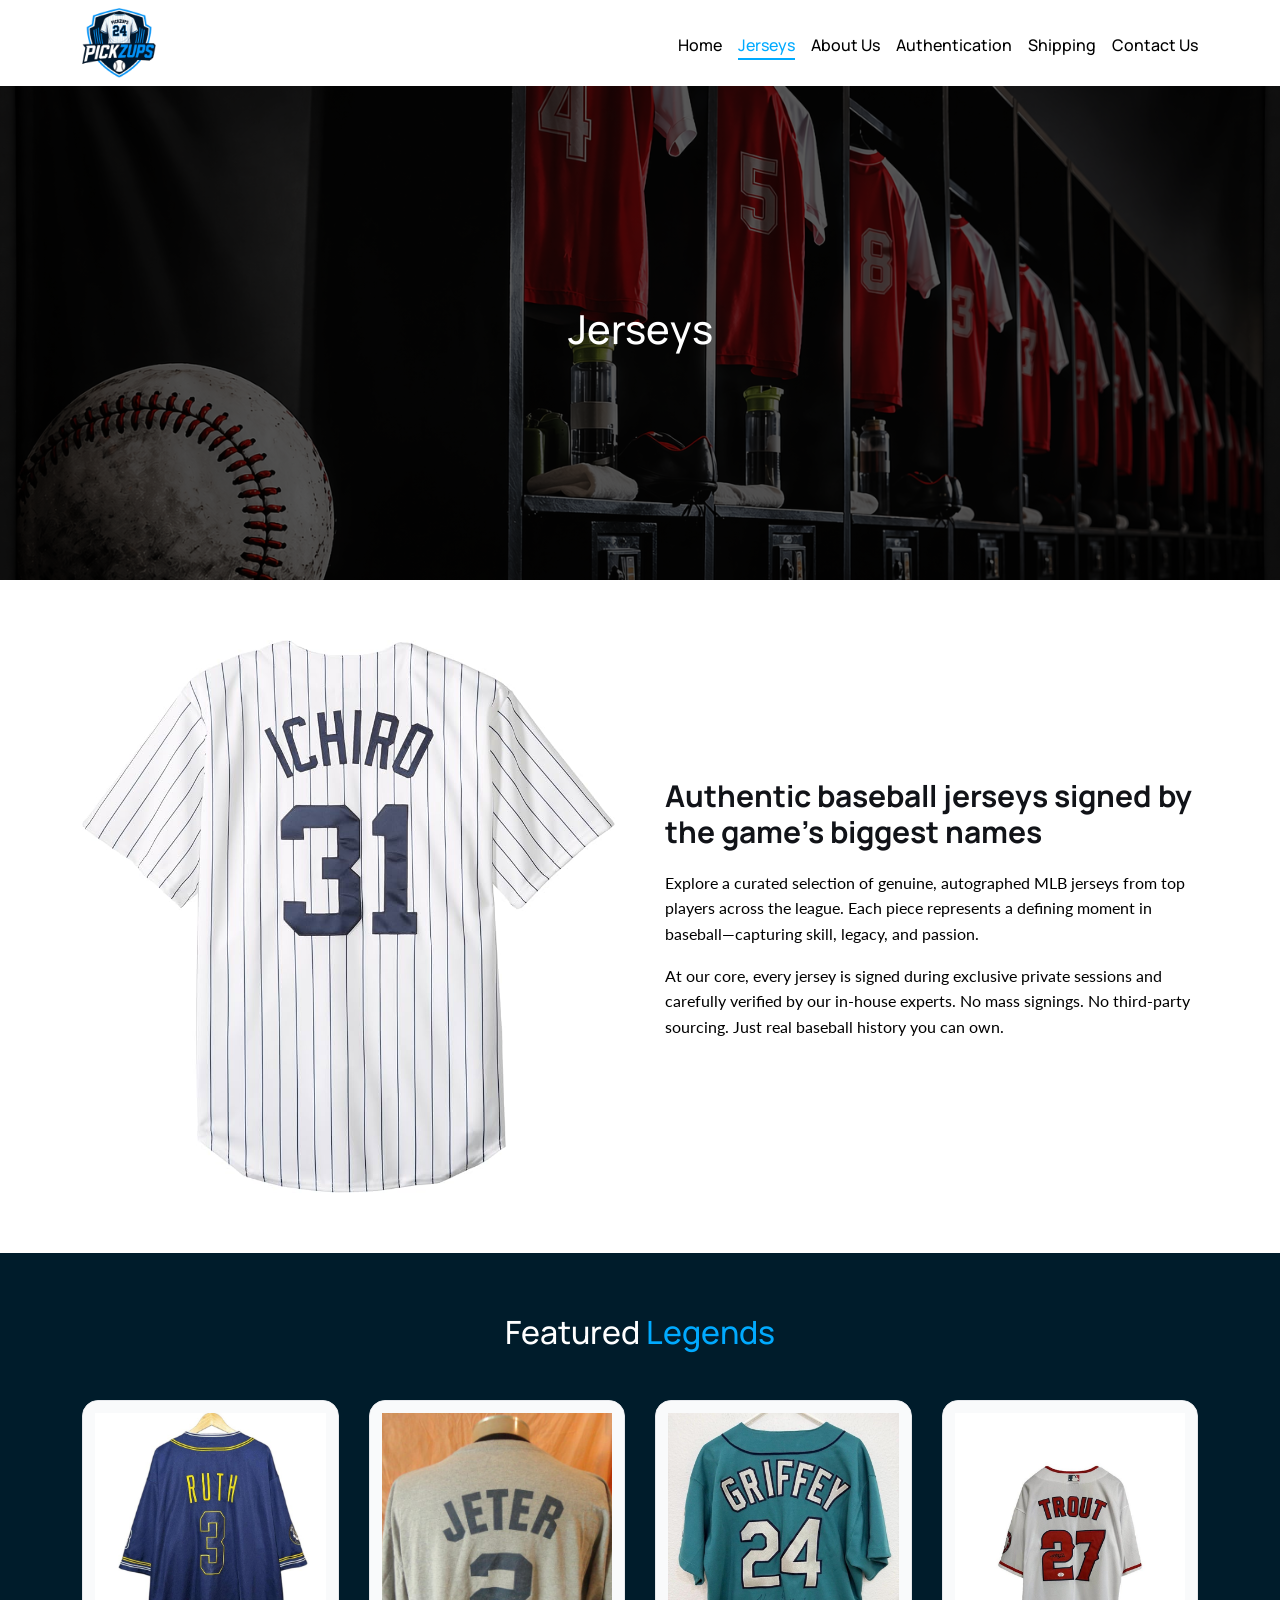
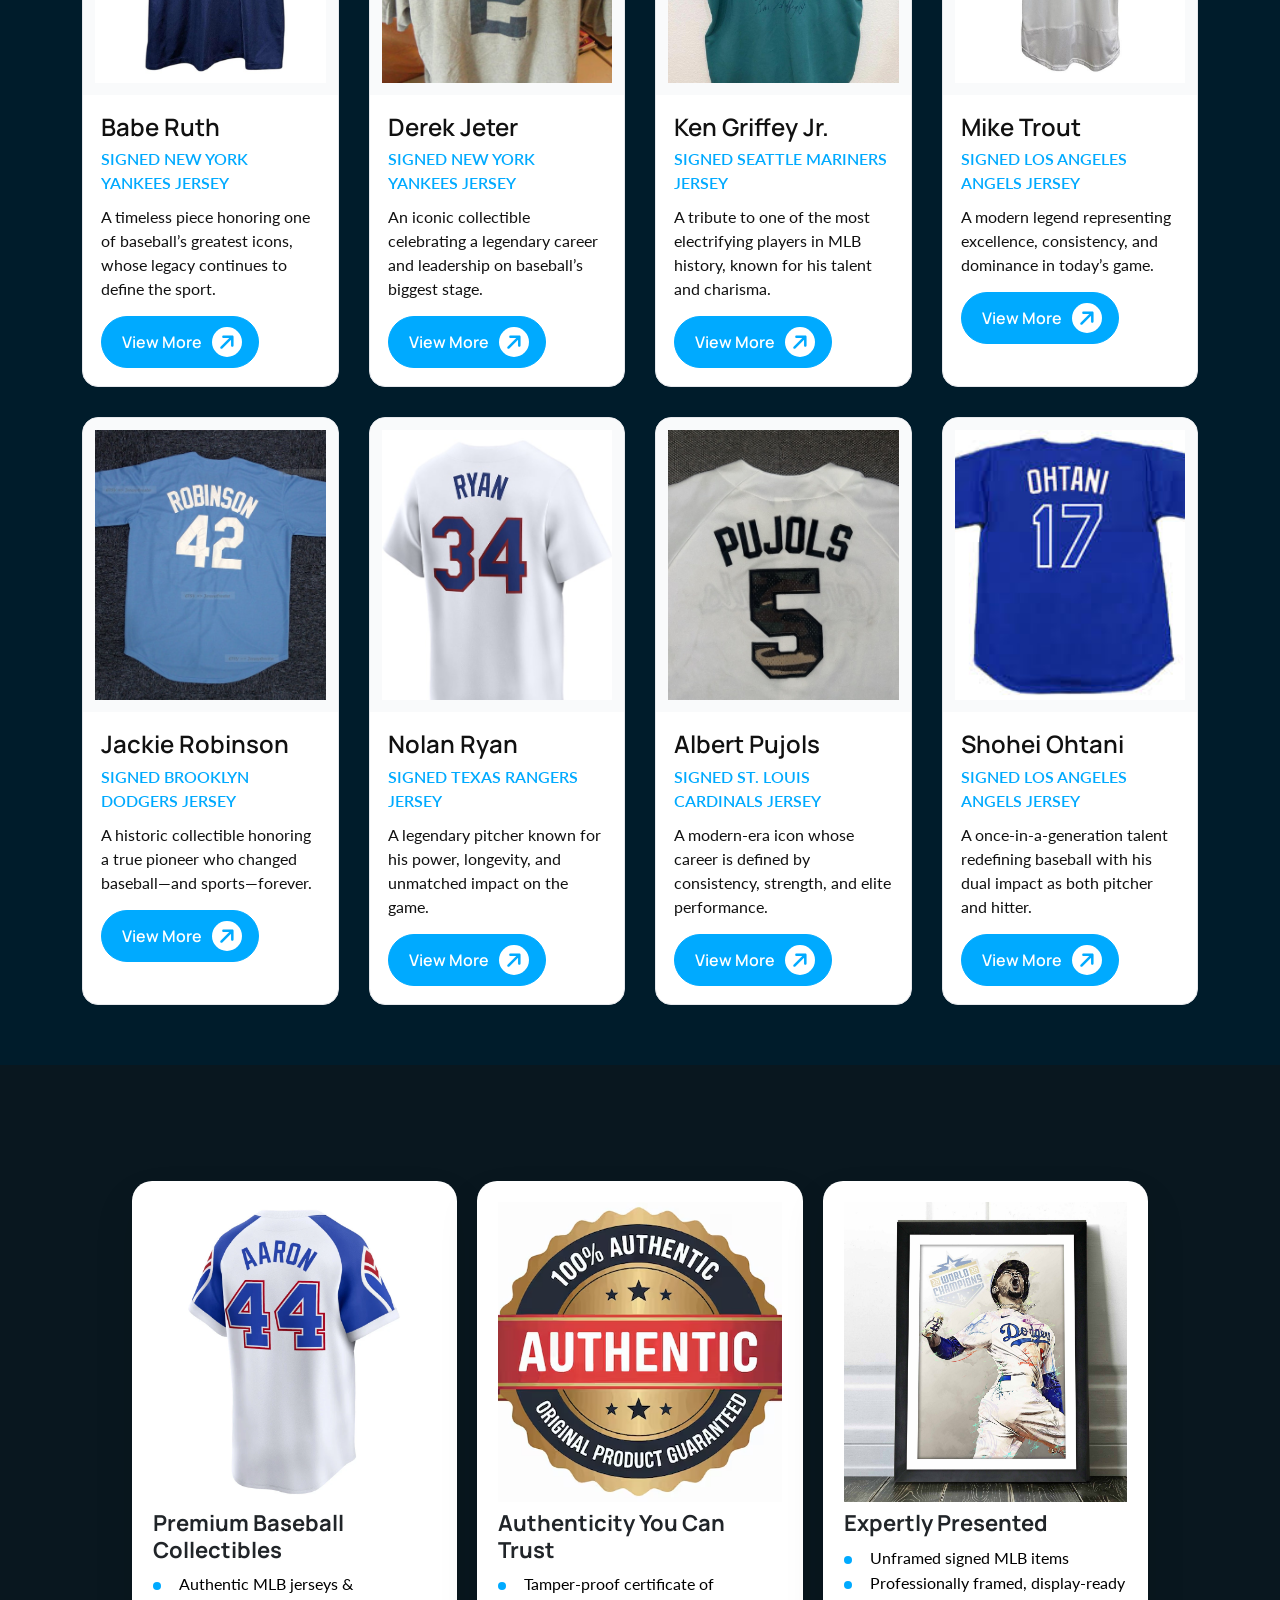
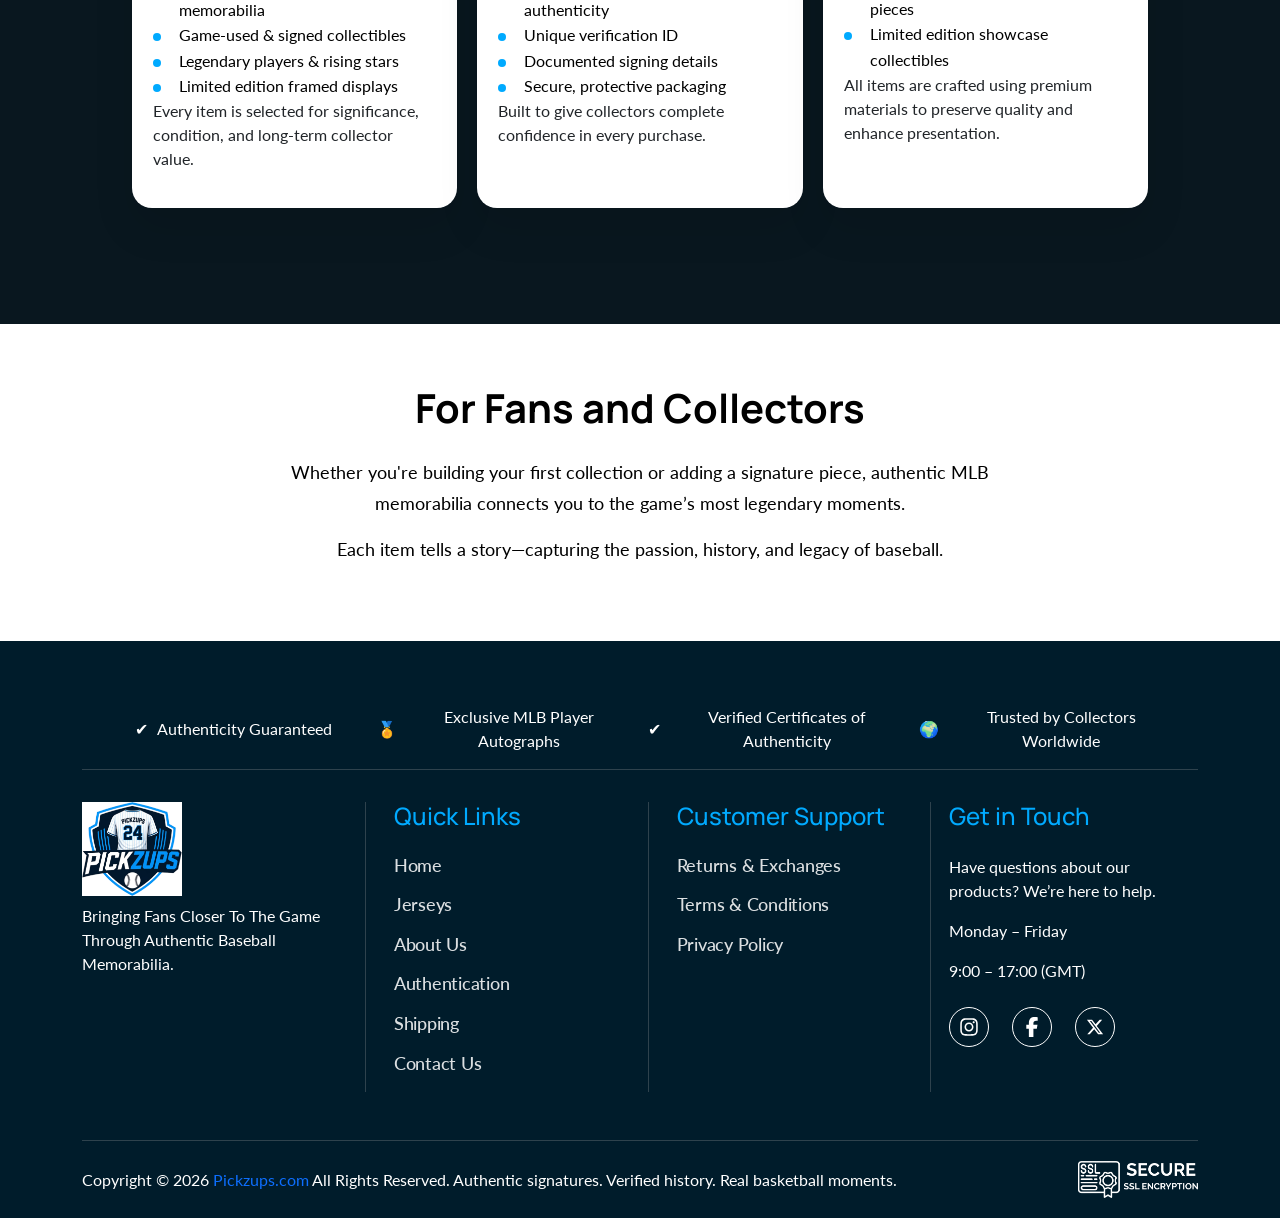
<file: jerseys.html>
<!DOCTYPE html>
<html lang="en">

<head>
    <meta charset="UTF-8">
    <meta name="viewport" content="width=device-width, initial-scale=1.0">
    <meta name="robots" content="index, follow">
    <meta name="author" content="Pickzups">
    <title>Jerseys</title>
    <link rel="icon" href="assets/images/favicon-32x32.png" type="image/png">
    <link rel="stylesheet" href="assets/css/aos.css">
    <link rel="stylesheet" href="assets/css/bootstrap.min.css">
    <link rel="stylesheet" href="assets/css/style.css">
    <link rel="stylesheet" href="assets/css/responsive.css">
</head>

<body>
    <!-- Header -->
    <header class="header  w-100  z-3">
        <div class="container">
            <div class="row">
                <div class="col-12">
                    <div class="header-content d-flex align-items-center justify-content-between">
                        <div class="logo">
                            <a href="./"><img src="assets/images/logo.png" alt="logo"></a>
                        </div>
                        <div class="menu-list" id="mySidenavs">
                            <span class="menu-close d-block d-md-none" onclick="closeNav()">
                                <svg width="30" height="30" viewBox="0 0 24 24">
                                    <line x1="4" y1="4" x2="20" y2="20" stroke="black" stroke-width="2" />
                                    <line x1="20" y1="4" x2="4" y2="20" stroke="black" stroke-width="2" />
                                </svg>
                            </span>
                            <ul class="d-flex list-unstyled gap-3">
                                <li>
                                    <a href="./">Home</a>
                                </li>
                                <li class="active">
                                    <a href="jerseys">Jerseys</a>
                                </li>
                                <li>
                                    <a href="about-us">About us</a>
                                </li>
                                <li>
                                    <a href="authentication">authentication</a>
                                </li>
                                <li>
                                    <a href="shipping">Shipping</a>
                                </li>
                                <li>
                                    <a href="contact-us">Contact Us</a>
                                </li>
                            </ul>
                        </div>
                        <div class="menu-icon d-block d-md-none">
                            <span onclick="openNav()">
                                <svg width="30" height="30" viewBox="0 0 24 24">
                                    <line x1="3" y1="6" x2="21" y2="6" stroke="black" stroke-width="2" />
                                    <line x1="3" y1="12" x2="21" y2="12" stroke="black" stroke-width="2" />
                                    <line x1="3" y1="18" x2="21" y2="18" stroke="black" stroke-width="2" />
                                </svg>
                            </span>
                        </div>

                    </div>
                </div>
            </div>
        </div>
        <div class="menu-overlay" id="menuOverlay" onclick="closeNav()"></div>
    </header>
    <!-- Header -->

    <!-- main -->
    <main>
        <section class="sub_banner" style="background-image: url('assets/images/Jerseys-bnr.png');">
            <div class="container">
                <div class="banner_content">
                    <h1 class="text-white text-center" data-aos="fade-up">
                        Jerseys
                    </h1>
                </div>
            </div>
        </section>
        <section class="about_sec">
            <div class="container">
                <div class="content-wrapper">
                    <div class="img-side-about" data-aos="fade-right">
                        <div class="about_image">
                            <img src="assets/images/Ichiro.jpg" alt="Rodriguez" class="img-fluid">
                        </div>
                    </div>
                    <div class="about_side_content" data-aos="fade-left">
                        <div class="about_content">
                            <h2> Authentic baseball jerseys signed by the game’s biggest names</h2>
                            <p>Explore a curated selection of genuine, autographed MLB jerseys from top players across
                                the league. Each piece represents a defining moment in baseball—capturing skill, legacy,
                                and passion.
                            </p>
                            <p>At our core, every jersey is signed during exclusive private sessions and carefully
                                verified by our in-house experts. No mass signings. No third-party sourcing. Just real
                                baseball history you can own.
                            </p>
                        </div>
                    </div>
                </div>
            </div>
        </section>
        <section class="featured_legends ">
            <div class="container">
                <h2 class="text-center text-white mb-5">Featured <span style="color: #00aaff;">Legends</span></h2>
                <!-- Featured legendss content will go here -->
                <div class="legends-grid">
                    <div class="legend-items" data-aos="fade-up">
                        <div class="legend-img">
                            <img src="assets/images/Babe-Ruth.jpg" alt="ruth">
                        </div>
                        <div class="legend-content">
                            <h3>Babe Ruth
                            </h3>
                            <p class="signed-text">Signed New York Yankees Jersey
                            </p>
                            <p class="desc">
                                A timeless piece honoring one of baseball’s greatest icons, whose legacy continues to
                                define the sport.

                            </p>
                            <a href="./contact-us" class="btn-custom">
                                <span class="btn-text">View More</span>
                                <div class="icon-container">
                                    <span class="icon icon-default arrow-icon">
                                        <svg viewBox="0 0 384 512" width="30">
                                            <path d="M214.6 41.4c-12.5-12.5-32.8-12.5-45.3 0l-160 160c-12.5 
                                    12.5-12.5 32.8 0 45.3s32.8 12.5 45.3 0L160 141.3V456c0 
                                    17.7 14.3 32 32 32s32-14.3 32-32V141.3l105.4 
                                    105.4c12.5 12.5 32.8 12.5 45.3 
                                    0s12.5-32.8 0-45.3l-160-160z" />
                                        </svg>
                                    </span>
                                    <span class="icon icon-hover arrow-icon">
                                        <svg viewBox="0 0 384 512" width="30">
                                            <path d="M214.6 41.4c-12.5-12.5-32.8-12.5-45.3 0l-160 160c-12.5 
                                        12.5-12.5 32.8 0 45.3s32.8 12.5 45.3 0L160 141.3V456c0 
                                        17.7 14.3 32 32 32s32-14.3 32-32V141.3l105.4 
                                        105.4c12.5 12.5 32.8 12.5 45.3 
                                        0s12.5-32.8 0-45.3l-160-160z" />
                                        </svg>
                                    </span>
                                </div>
                            </a>
                        </div>
                    </div>
                    <div class="legend-items" data-aos="fade-up">
                        <div class="legend-img">
                            <img src="assets/images/derek-Jeter.jpg" alt="jeter">
                        </div>
                        <div class="legend-content">
                            <h3>Derek Jeter

                            </h3>
                            <p class="signed-text">Signed New York Yankees Jersey

                            </p>
                            <p class="desc">
                                An iconic collectible celebrating a legendary career and leadership on baseball’s
                                biggest stage.
                            </p>
                            <a href="./contact-us" class="btn-custom">
                                <span class="btn-text">View More</span>
                                <div class="icon-container">
                                    <span class="icon icon-default arrow-icon">
                                        <svg viewBox="0 0 384 512" width="30">
                                            <path d="M214.6 41.4c-12.5-12.5-32.8-12.5-45.3 0l-160 160c-12.5 
                                    12.5-12.5 32.8 0 45.3s32.8 12.5 45.3 0L160 141.3V456c0 
                                    17.7 14.3 32 32 32s32-14.3 32-32V141.3l105.4 
                                    105.4c12.5 12.5 32.8 12.5 45.3 
                                    0s12.5-32.8 0-45.3l-160-160z" />
                                        </svg>
                                    </span>
                                    <span class="icon icon-hover arrow-icon">
                                        <svg viewBox="0 0 384 512" width="30">
                                            <path d="M214.6 41.4c-12.5-12.5-32.8-12.5-45.3 0l-160 160c-12.5 
                                        12.5-12.5 32.8 0 45.3s32.8 12.5 45.3 0L160 141.3V456c0 
                                        17.7 14.3 32 32 32s32-14.3 32-32V141.3l105.4 
                                        105.4c12.5 12.5 32.8 12.5 45.3 
                                        0s12.5-32.8 0-45.3l-160-160z" />
                                        </svg>
                                    </span>
                                </div>
                            </a>
                        </div>
                    </div>
                    <div class="legend-items" data-aos="fade-up">
                        <div class="legend-img">
                            <img src="assets/images/ken-griffey.jpg" alt="griffey">
                        </div>
                        <div class="legend-content">
                            <h3>Ken Griffey Jr.

                            </h3>
                            <p class="signed-text">Signed Seattle Mariners Jersey

                            </p>
                            <p class="desc">
                                A tribute to one of the most electrifying players in MLB history, known for his talent
                                and charisma.
                            </p>
                            <a href="./contact-us" class="btn-custom">
                                <span class="btn-text">View More</span>
                                <div class="icon-container">
                                    <span class="icon icon-default arrow-icon">
                                        <svg viewBox="0 0 384 512" width="30">
                                            <path d="M214.6 41.4c-12.5-12.5-32.8-12.5-45.3 0l-160 160c-12.5 
                                    12.5-12.5 32.8 0 45.3s32.8 12.5 45.3 0L160 141.3V456c0 
                                    17.7 14.3 32 32 32s32-14.3 32-32V141.3l105.4 
                                    105.4c12.5 12.5 32.8 12.5 45.3 
                                    0s12.5-32.8 0-45.3l-160-160z" />
                                        </svg>
                                    </span>
                                    <span class="icon icon-hover arrow-icon">
                                        <svg viewBox="0 0 384 512" width="30">
                                            <path d="M214.6 41.4c-12.5-12.5-32.8-12.5-45.3 0l-160 160c-12.5 
                                        12.5-12.5 32.8 0 45.3s32.8 12.5 45.3 0L160 141.3V456c0 
                                        17.7 14.3 32 32 32s32-14.3 32-32V141.3l105.4 
                                        105.4c12.5 12.5 32.8 12.5 45.3 
                                        0s12.5-32.8 0-45.3l-160-160z" />
                                        </svg>
                                    </span>
                                </div>
                            </a>
                        </div>
                    </div>
                    <div class="legend-items" data-aos="fade-up">
                        <div class="legend-img">
                            <img src="assets/images/mike-trout.jpg" alt="trout">
                        </div>
                        <div class="legend-content">
                            <h3>Mike Trout

                            </h3>
                            <p class="signed-text">Signed Los Angeles Angels Jersey

                            </p>
                            <p class="desc">
                                A modern legend representing excellence, consistency, and dominance in today’s game.
                            </p>
                            <a href="./contact-us" class="btn-custom">
                                <span class="btn-text">View More</span>
                                <div class="icon-container">
                                    <span class="icon icon-default arrow-icon">
                                        <svg viewBox="0 0 384 512" width="30">
                                            <path d="M214.6 41.4c-12.5-12.5-32.8-12.5-45.3 0l-160 160c-12.5 
                                    12.5-12.5 32.8 0 45.3s32.8 12.5 45.3 0L160 141.3V456c0 
                                    17.7 14.3 32 32 32s32-14.3 32-32V141.3l105.4 
                                    105.4c12.5 12.5 32.8 12.5 45.3 
                                    0s12.5-32.8 0-45.3l-160-160z" />
                                        </svg>
                                    </span>
                                    <span class="icon icon-hover arrow-icon">
                                        <svg viewBox="0 0 384 512" width="30">
                                            <path d="M214.6 41.4c-12.5-12.5-32.8-12.5-45.3 0l-160 160c-12.5 
                                        12.5-12.5 32.8 0 45.3s32.8 12.5 45.3 0L160 141.3V456c0 
                                        17.7 14.3 32 32 32s32-14.3 32-32V141.3l105.4 
                                        105.4c12.5 12.5 32.8 12.5 45.3 
                                        0s12.5-32.8 0-45.3l-160-160z" />
                                        </svg>
                                    </span>
                                </div>
                            </a>
                        </div>
                    </div>
                    <div class="legend-items" data-aos="fade-up">
                        <div class="legend-img">
                            <img src="assets/images/Jackie-Robinson.jpg" alt="Jackie-Robinson">
                        </div>
                        <div class="legend-content">
                            <h3>Jackie Robinson

                            </h3>
                            <p class="signed-text">Signed Brooklyn Dodgers Jersey

                            </p>
                            <p class="desc">
                                A historic collectible honoring a true pioneer who changed baseball—and sports—forever.


                            </p>
                            <a href="./contact-us" class="btn-custom">
                                <span class="btn-text">View More</span>
                                <div class="icon-container">
                                    <span class="icon icon-default arrow-icon">
                                        <svg viewBox="0 0 384 512" width="30">
                                            <path d="M214.6 41.4c-12.5-12.5-32.8-12.5-45.3 0l-160 160c-12.5 
                                    12.5-12.5 32.8 0 45.3s32.8 12.5 45.3 0L160 141.3V456c0 
                                    17.7 14.3 32 32 32s32-14.3 32-32V141.3l105.4 
                                    105.4c12.5 12.5 32.8 12.5 45.3 
                                    0s12.5-32.8 0-45.3l-160-160z" />
                                        </svg>
                                    </span>
                                    <span class="icon icon-hover arrow-icon">
                                        <svg viewBox="0 0 384 512" width="30">
                                            <path d="M214.6 41.4c-12.5-12.5-32.8-12.5-45.3 0l-160 160c-12.5 
                                        12.5-12.5 32.8 0 45.3s32.8 12.5 45.3 0L160 141.3V456c0 
                                        17.7 14.3 32 32 32s32-14.3 32-32V141.3l105.4 
                                        105.4c12.5 12.5 32.8 12.5 45.3 
                                        0s12.5-32.8 0-45.3l-160-160z" />
                                        </svg>
                                    </span>
                                </div>
                            </a>
                        </div>
                    </div>
                    <div class="legend-items" data-aos="fade-up">
                        <div class="legend-img">
                            <img src="assets/images/nolan-ryan.jpg" alt="nolan-ryan">
                        </div>
                        <div class="legend-content">
                            <h3>Nolan Ryan

                            </h3>
                            <p class="signed-text">Signed Texas Rangers Jersey

                            </p>
                            <p class="desc">
                                A legendary pitcher known for his power, longevity, and unmatched impact on the game.


                            </p>
                            <a href="./contact-us" class="btn-custom">
                                <span class="btn-text">View More</span>
                                <div class="icon-container">
                                    <span class="icon icon-default arrow-icon">
                                        <svg viewBox="0 0 384 512" width="30">
                                            <path d="M214.6 41.4c-12.5-12.5-32.8-12.5-45.3 0l-160 160c-12.5 
                                    12.5-12.5 32.8 0 45.3s32.8 12.5 45.3 0L160 141.3V456c0 
                                    17.7 14.3 32 32 32s32-14.3 32-32V141.3l105.4 
                                    105.4c12.5 12.5 32.8 12.5 45.3 
                                    0s12.5-32.8 0-45.3l-160-160z" />
                                        </svg>
                                    </span>
                                    <span class="icon icon-hover arrow-icon">
                                        <svg viewBox="0 0 384 512" width="30">
                                            <path d="M214.6 41.4c-12.5-12.5-32.8-12.5-45.3 0l-160 160c-12.5 
                                        12.5-12.5 32.8 0 45.3s32.8 12.5 45.3 0L160 141.3V456c0 
                                        17.7 14.3 32 32 32s32-14.3 32-32V141.3l105.4 
                                        105.4c12.5 12.5 32.8 12.5 45.3 
                                        0s12.5-32.8 0-45.3l-160-160z" />
                                        </svg>
                                    </span>
                                </div>
                            </a>
                        </div>
                    </div>
                    <div class="legend-items" data-aos="fade-up">
                        <div class="legend-img">
                            <img src="assets/images/albert-pujols.jpg" alt="albert-pujols">
                        </div>
                        <div class="legend-content">
                            <h3>Albert Pujols

                            </h3>
                            <p class="signed-text">Signed St. Louis Cardinals Jersey

                            </p>
                            <p class="desc">
                                A modern-era icon whose career is defined by consistency, strength, and elite
                                performance.


                            </p>
                            <a href="./contact-us" class="btn-custom">
                                <span class="btn-text">View More</span>
                                <div class="icon-container">
                                    <span class="icon icon-default arrow-icon">
                                        <svg viewBox="0 0 384 512" width="30">
                                            <path d="M214.6 41.4c-12.5-12.5-32.8-12.5-45.3 0l-160 160c-12.5 
                                    12.5-12.5 32.8 0 45.3s32.8 12.5 45.3 0L160 141.3V456c0 
                                    17.7 14.3 32 32 32s32-14.3 32-32V141.3l105.4 
                                    105.4c12.5 12.5 32.8 12.5 45.3 
                                    0s12.5-32.8 0-45.3l-160-160z" />
                                        </svg>
                                    </span>
                                    <span class="icon icon-hover arrow-icon">
                                        <svg viewBox="0 0 384 512" width="30">
                                            <path d="M214.6 41.4c-12.5-12.5-32.8-12.5-45.3 0l-160 160c-12.5 
                                        12.5-12.5 32.8 0 45.3s32.8 12.5 45.3 0L160 141.3V456c0 
                                        17.7 14.3 32 32 32s32-14.3 32-32V141.3l105.4 
                                        105.4c12.5 12.5 32.8 12.5 45.3 
                                        0s12.5-32.8 0-45.3l-160-160z" />
                                        </svg>
                                    </span>
                                </div>
                            </a>
                        </div>
                    </div>
                    <div class="legend-items" data-aos="fade-up">
                        <div class="legend-img">
                            <img src="assets/images/shohei-ohtani.jpg" alt="shohei-ohtani">
                        </div>
                        <div class="legend-content">
                            <h3>Shohei Ohtani

                            </h3>
                            <p class="signed-text">Signed Los Angeles Angels Jersey

                            </p>
                            <p class="desc">
                                A once-in-a-generation talent redefining baseball with his dual impact as both pitcher
                                and hitter.

                            </p>
                            <a href="./contact-us" class="btn-custom">
                                <span class="btn-text">View More</span>
                                <div class="icon-container">
                                    <span class="icon icon-default arrow-icon">
                                        <svg viewBox="0 0 384 512" width="30">
                                            <path d="M214.6 41.4c-12.5-12.5-32.8-12.5-45.3 0l-160 160c-12.5 
                                    12.5-12.5 32.8 0 45.3s32.8 12.5 45.3 0L160 141.3V456c0 
                                    17.7 14.3 32 32 32s32-14.3 32-32V141.3l105.4 
                                    105.4c12.5 12.5 32.8 12.5 45.3 
                                    0s12.5-32.8 0-45.3l-160-160z" />
                                        </svg>
                                    </span>
                                    <span class="icon icon-hover arrow-icon">
                                        <svg viewBox="0 0 384 512" width="30">
                                            <path d="M214.6 41.4c-12.5-12.5-32.8-12.5-45.3 0l-160 160c-12.5 
                                        12.5-12.5 32.8 0 45.3s32.8 12.5 45.3 0L160 141.3V456c0 
                                        17.7 14.3 32 32 32s32-14.3 32-32V141.3l105.4 
                                        105.4c12.5 12.5 32.8 12.5 45.3 
                                        0s12.5-32.8 0-45.3l-160-160z" />
                                        </svg>
                                    </span>
                                </div>
                            </a>
                        </div>
                    </div>
                </div>
            </div>
        </section>
        <section class="jersey_cards">
            <div class="container">
                <div class="jersey_page_cards">
                    <div class="jersey_page_card" data-aos="fade-up">
                        <div class="jersey_page_card-img">
                            <img src="assets/images/Hank-Aaron.png" alt="Jersey 1">
                        </div>
                        <div class="jersey_page_card-content">
                            <h2>Premium Baseball Collectibles
                            </h2>
                            <ul>
                                <li>Authentic MLB jerseys & memorabilia</li>
                                <li>Game-used & signed collectibles</li>
                                <li> Legendary players & rising stars</li>
                                <li>Limited edition framed displays</li>
                            </ul>
                            <p>Every item is selected for significance, condition, and long-term collector value.
                            </p>
                        </div>
                    </div>
                    <div class="jersey_page_card" data-aos="fade-up">
                        <div class="jersey_page_card-img">
                            <img src="assets/images/authentic.png" alt="Jersey 1">
                        </div>
                        <div class="jersey_page_card-content">
                            <h2>Authenticity You Can Trust </h2>
                            <ul>
                                <li> Tamper-proof certificate of authenticity </li>
                                <li> Unique verification ID </li>
                                <li> Documented signing details </li>
                                <li>Secure, protective packaging</li>
                            </ul>
                            <p>Built to give collectors complete confidence in every purchase.
                            </p>
                        </div>
                    </div>
                    <div class="jersey_page_card" data-aos="fade-up">
                        <div class="jersey_page_card-img">
                            <img src="assets/images/Mookie-Betts.jpg" alt="Jersey 1">
                        </div>
                        <div class="jersey_page_card-content">
                            <h2>Expertly Presented </h2>
                            <ul>
                                <li> Unframed signed MLB items</li>
                                <li> Professionally framed, display-ready pieces
                                </li>
                                <li> Limited edition showcase collectibles
                                </li>
                            </ul>
                            <p>All items are crafted using premium materials to preserve quality and enhance
                                presentation.
                            </p>
                        </div>
                    </div>

                </div>
            </div>
        </section>
        <section class="cta-hero">
            <div class="container">
                <div class="cta-content">

                    <h2>For Fans and Collectors</h2>

                    <p>
                        Whether you're building your first collection or adding a signature piece, authentic MLB
                        memorabilia connects you to the game’s most legendary moments.
                    </p>
                    <p>Each item tells a story—capturing the passion, history, and legacy of baseball.
                    </p>

                </div>
            </div>
        </section>
    </main>
    <!-- main -->

    <!-- footer -->
    <footer class="site-footer pt-5">
        <div class="container">
            <div class="footer-content">
                <div class="footer-features">
                    <div class="feature-item">
                        <span>✔</span>
                        <p>Authenticity Guaranteed</p>
                    </div>
                    <div class="feature-item">
                        <span>🏅</span>
                        <p>Exclusive MLB Player Autographs </p>
                    </div>
                    <div class="feature-item">
                        <span>✔</span>
                        <p>Verified Certificates of Authenticity</p>
                    </div>
                    <div class="feature-item">
                        <span>🌍</span>
                        <p>Trusted by Collectors Worldwide</p>
                    </div>
                </div>
                <div class="footer-top">
                    <div class="footer-logo">
                        <a href="./" class="">
                            <img src="assets/images/footer-logo.png" alt="">
                        </a>
                        <p class="text_theme mt-2 footer_logo_text">
                            Bringing Fans Closer To The Game Through
                            Authentic Baseball Memorabilia.

                        </p>
                    </div>
                    <div class="footer-links">
                        <h3>
                            Quick Links
                        </h3>
                        <ul>
                            <li> <a href="./" class="active">Home</a></li>
                            <li><a href="./jerseys">Jerseys</a></li>
                            <li><a href="./about-us">About Us</a></li>
                            <li><a href="./authentication">Authentication</a></li>
                            <li><a href="./shipping">Shipping</a></li>
                            <li><a href="./contact-us">Contact Us</a></li>
                        </ul>
                    </div>
                    <div class="footer-links">
                        <h3>
                            Customer Support
                        </h3>
                        <ul>
                            <li><a href="./returns-policy">Returns &amp; Exchanges</a></li>
                            <li><a href="./terms-&-conditions">Terms &amp; Conditions </a></li>
                            <li><a href="./privacy-policy">Privacy Policy</a></li>
                        </ul>
                    </div>
                    <div class="footer-contact">
                        <h3>
                            Get in Touch
                        </h3>
                        <p class="mb-3">
                            Have questions about our products? We’re here to help.

                        </p>
                        <p class="mb-3">
                            Monday – Friday
                        </p>
                        <p class="mb-3">
                            9:00 – 17:00 (GMT)
                        </p>

                        <div class="social-icons mt-4">
                            <ul>
                                <li><a href="https://www.instagram.com" target="_blank"><svg
                                            xmlns="http://www.w3.org/2000/svg" viewBox="0 0 448 512">
                                            <path
                                                d="M224.1 141c-63.6 0-114.9 51.3-114.9 114.9s51.3 114.9 114.9 114.9S339 319.5 339 255.9 287.7 141 224.1 141zm0 189.6c-41.1 0-74.7-33.5-74.7-74.7s33.5-74.7 74.7-74.7 74.7 33.5 74.7 74.7-33.6 74.7-74.7 74.7zm146.4-194.3c0 14.9-12 26.8-26.8 26.8-14.9 0-26.8-12-26.8-26.8s12-26.8 26.8-26.8 26.8 12 26.8 26.8zm76.1 27.2c-1.7-35.9-9.9-67.7-36.2-93.9-26.2-26.2-58-34.4-93.9-36.2-37-2.1-147.9-2.1-184.9 0-35.8 1.7-67.6 9.9-93.9 36.1s-34.4 58-36.2 93.9c-2.1 37-2.1 147.9 0 184.9 1.7 35.9 9.9 67.7 36.2 93.9s58 34.4 93.9 36.2c37 2.1 147.9 2.1 184.9 0 35.9-1.7 67.7-9.9 93.9-36.2 26.2-26.2 34.4-58 36.2-93.9 2.1-37 2.1-147.8 0-184.8zM398.8 388c-7.8 19.6-22.9 34.7-42.6 42.6-29.5 11.7-99.5 9-132.1 9s-102.7 2.6-132.1-9c-19.6-7.8-34.7-22.9-42.6-42.6-11.7-29.5-9-99.5-9-132.1s-2.6-102.7 9-132.1c7.8-19.6 22.9-34.7 42.6-42.6 29.5-11.7 99.5-9 132.1-9s102.7-2.6 132.1 9c19.6 7.8 34.7 22.9 42.6 42.6 11.7 29.5 9 99.5 9 132.1s2.7 102.7-9 132.1z">
                                            </path>
                                        </svg></a></li>
                                <li><a href="https://www.facebook.com" target="_blank"><svg
                                            xmlns="http://www.w3.org/2000/svg" viewBox="0 0 320 512">
                                            <path
                                                d="M80 299.3V512H196V299.3h86.5l18-97.8H196V166.9c0-51.7 20.3-71.5 72.7-71.5c16.3 0 29.4 .4 37 1.2V7.9C291.4 4 256.4 0 236.2 0C129.3 0 80 50.5 80 159.4v42.1H14v97.8H80z">
                                            </path>
                                        </svg></a></li>
                                <li><a href="https://twitter.com" target="_blank"><svg
                                            xmlns="http://www.w3.org/2000/svg" viewBox="0 0 512 512">
                                            <path
                                                d="M389.2 48h70.6L305.6 224.2 487 464H345L233.7 318.6 106.5 464H35.8L200.7 275.5 26.8 48H172.4L272.9 180.9 389.2 48zM364.4 421.8h39.1L151.1 88h-42L364.4 421.8z">
                                            </path>
                                        </svg></a></li>
                            </ul>
                        </div>
                    </div>
                </div>
                <div class="footer-bottom">
                    <p>Copyright © 2026 <a class="text_theme" href="./">Pickzups.com</a> All Rights Reserved. Authentic
                        signatures.
                        Verified history. Real basketball moments.</p>
                    <div class="ssl_logo">
                        <div class="ssl_logo_inner">
                            <img src="assets/images/ssl.png" alt="SSL Logo">
                        </div>
                    </div>
                </div>
            </div>
        </div>
    </footer>


    <!-- scripts -->
    <script src="assets/js/bootstrap.bundle.min.js"></script>
    <script src="assets/js/index.js"></script>
    <script src="assets/js/aos.js"></script>
    <script>
        AOS.init({
            duration: 1000,
            once: true,
        });
    </script>
</body>

</html>
</file>
<file: assets/css/style.css>
/* global css */
@import url('https://fonts.googleapis.com/css2?family=Manrope:wght@200..800&display=swap');
@import url('https://fonts.googleapis.com/css2?family=Lato:ital,wght@0,100;0,300;0,400;0,700;0,900;1,100;1,300;1,400;1,700;1,900&display=swap');

:root {
    --heading-color: #111111;
    --white: #FFFFFF;
    --text-color: #444444;
    --bg-btn-color: #E1EDD9;
    --hover-color: #C1D9B8;
}

a:-webkit-any-link:focus-visible {
    outline: none !important;
    outline-offset: 0px !important;
}

main {
    overflow: hidden;
}

* {
    margin: 0;
    padding: 0;
    box-sizing: border-box;
}

ul {
    margin: 0;
    padding: 0;
    list-style: none;
}

h1,
h2,
h3,
h4,
h5,
h6 {
    font-family: 'Manrope', sans-serif;
}

body {
    font-family: 'Lato', sans-serif;
}

a {
    text-decoration: none;
}

/* global css end here */

/* header css start */

header {
    padding: 8px 0;
}

.is-sticky {
    position: fixed;
    top: 0;
    left: 0;
    width: 100%;
    animation: slideDown 0.35s ease-out;
    background-color: var(--white);
    box-shadow: 0 2px 10px rgba(0, 0, 0, 0.1);

}

@keyframes slideDown {
    from {
        transform: translateY(-100%);
    }

    to {
        transform: translateY(0);
    }
}

.menu-list ul li a {
    font-family: 'Manrope', sans-serif;
    font-weight: 500;
    font-style: normal;
    font-size: 16px;
    line-height: 1;
    letter-spacing: 0;
    vertical-align: middle;
    color: #000;
    transition: all 0.3s ease;
    position: relative;
    cursor: pointer;
    text-transform: capitalize;
}

.menu-list ul li>a::after {
    content: '';
    position: absolute;
    left: 0;
    bottom: -4px;
    width: 0;
    height: 2px;
    background: #00aaff;
    transition: width 0.3s cubic-bezier(.77, 0, .18, 1);
}

.menu-list ul li a:hover {
    color: #00aaff;
}

.menu-list ul li.active a {
    color: #00aaff !important;
}

.menu-list ul li a:hover::after,
.menu-list ul li.active>a::after {
    width: 100%;
}

.logo img {
    width: 100%;
    max-width: 100px;
    height: 70px;
    object-fit: contain;
}

/* header css end */

/* hero banner css */
.hero_banner {
    padding: 100px 0;
    background: url(../images/hero-bnr.png) no-repeat center center/cover;
    height: 700px;
    position: relative;
    z-index: 1;
    display: flex;
    align-items: center;

}

.hero_banner::before {
    content: "";
    position: absolute;
    top: 0;
    left: 0;
    width: 100%;
    height: 100%;
    background-color: rgb(5 5 5 / 64%);
    z-index: -1;
}

.hero_banner .hero_content {
    width: 100%;
    max-width: 800px;
}

.hero_banner .hero_content .reform-title {
    color: var(--white);
    font-size: 0.875rem;
    font-weight: 500;
    border-radius: 2.5rem;
    padding: 0.3125rem 1.25rem;
    text-transform: uppercase;
    background-color: #000;
}

.hero_banner .hero_content h1 {
    color: var(--white);
    font-size: 3.125rem;
    font-weight: 700;
    margin-top: 0.75rem;
    margin-bottom: 1.25rem;
    max-width: 37.625rem;
}

.hero_banner .hero_content h2 {
    color: var(--white);
    font-size: 1.25rem;
    font-weight: 400;
    margin-bottom: 1.25rem;
    text-transform: capitalize;
}

.hero_banner .hero_content p {
    font-size: 1rem;
    color: var(--white);
    margin-bottom: 1.25rem;
}

.bnr-btn {
    display: flex;
    gap: 10px;
    align-items: center;
    flex-wrap: wrap;
}

.btn-custom {
    display: inline-flex;
    align-items: center;
    background-color: #00aaff;
    color: #fff;
    font-family: 'Manrope', sans-serif;
    font-size: 16px;
    font-weight: 600;
    text-decoration: none;
    border-radius: 999px;
    padding: 10px 16px 10px 20px;
    gap: 10px;
    position: relative;
    overflow: hidden;
    transition: all 0.3s ease;
    border: 1px solid #00aaff;

}

.btn-custom:hover {
    background-color: transparent;
    color: #00aaff;
}

.icon-default {
    transform: translateY(0);
    opacity: 1;
}

.icon {
    color: #00aaff;
    transition: all 0.3s ease;
    position: absolute;
    display: flex;
    align-items: center;
    justify-content: center;
}

.icon svg {
    width: 20px;
    height: 20px;
    transform: rotate(45deg);
    color: #00aaff;
    stroke: #00aaff;
    fill: #00aaff;
}

.icon-hover {
    transform: translateY(24px);
    opacity: 0;
}

.icon-container {
    position: relative;
    width: 30px;
    height: 30px;
    background-color: var(--white);
    border-radius: 50%;
    display: flex;
    align-items: center;
    justify-content: center;
    overflow: hidden;
}

.btn-custom:hover .icon-hover {
    transform: translateY(0);
    opacity: 1;
}

.btn-custom:hover .icon-default {
    transform: translateY(-24px);
    opacity: 0;
}

/* hero banner css end */
/*  */
.trust-bar {
    background: #00aaff;
    overflow: hidden;
    padding: 15px 0;
}

.trust-bar span {
    color: #fff;
    font-size: 16px;
    font-weight: 500;
    text-align: center;
    display: block;
}

.trust-wrapper {
    overflow: hidden;
}

.trust-track {
    display: flex;
    width: max-content;
    animation: scroll 20s linear infinite;
}

.trust-item {
    display: flex;
    align-items: center;
    gap: 10px;
    margin-right: 40px;
    white-space: nowrap;
}

.trust-item svg {
    width: 22px;
    height: 22px;
    stroke: #000;
    fill: none;
    stroke-width: 2;
}

@keyframes scroll {
    from {
        transform: translateX(0);
    }

    to {
        transform: translateX(-50%);
    }
}

.explore-our-collections {
    padding: 60px 0;
}

.collection-card {
    display: flex;

    background: #ffffff;
    border-radius: 16px;
    box-shadow: 0 20px 40px rgba(0, 0, 0, 0.1);
    overflow: hidden;
}

.collection-content {
    flex: 1;
    padding: 48px;
    display: flex;
    flex-direction: column;
    justify-content: center;
}

.collection-image img {
    width: 100%;
    max-width: 600px;
    object-fit: cover;
    height: 500px;
}

.explore-our-collections-content>span {
    color: #00aaff;
    font-size: 12px;
    letter-spacing: 2px;
    text-transform: uppercase;
    margin-bottom: 15px;
    display: block;
    text-align: center;
}

.explore-our-collections-content h2,
.featured-items-content h2,
.built-for-collectors-content h2 {
    color: #000;
    font-size: 42px;
    font-weight: 700;
    line-height: 50px;
    text-transform: capitalize;
    text-align: center;
    margin-bottom: 50px;
    font-weight: bold;
}

.collection-content h3 {
    font-size: 30px;
    font-weight: 700;
    color: #111318;
}

.collection-content p {
    font-size: 18px;
    line-height: 1.6;
    color: #000;
}

.collection-content ul li {
    font-size: 18px;
    line-height: 1.6;
    color: #616f89;
    padding-left: 26px;
    position: relative;
}

.collection-content ul {
    margin-bottom: 1rem;
}

.collection-content ul li::before {
    content: '';
    position: absolute;
    left: 0;
    top: 12px;
    width: 8px;
    height: 8px;
    border-radius: 50%;
    background-color: #00aaff;
}

.authenticity_section {
    background: #001c2b;
    padding: 60px 0;
}

.auth-grid {
    display: grid;
    grid-template-columns: repeat(2, 1fr);
    gap: 60px;
    align-items: center;
}

.featured-items {
    padding: 60px 0;
}

.auth-image img {
    width: 100%;
    border-radius: 16px;
    box-shadow: 0 20px 40px rgba(0, 0, 0, 0.5);
}

.auth-content-box h2 {
    font-size: 42px;
    margin-bottom: 20px;
    color: #fff;
    font-weight: 700;
}

.auth-content-box p {
    color: #fff;
    font-size: 18px;
    line-height: 30px;
    margin-bottom: 10px;
}

.auth-list li {
    display: flex;
    align-items: center;
    gap: 12px;
    margin-bottom: 15px;
    color: #fff;
    font-size: 18px;
    line-height: 30px;
}

.auth-list svg {
    width: 22px;
    height: 22px;
    stroke: #00aaff;
    fill: none;
    stroke-width: 2;
    flex-shrink: 0;
}

.section-label {
    color: #00aaff;
    font-size: 12px;
    letter-spacing: 2px;
    text-transform: uppercase;
    margin-bottom: 15px;
    display: block;
}

.built-for-collectors {
    padding: 60px 0;
}

.cta-hero {
    padding: 60px 0;
}

.cta-content {
    max-width: 760px;
    margin: auto;
    text-align: center;
}

.cta-content h2 {
    font-size: 40px;
    color: #000;
    margin-bottom: 25px;
    font-weight: bold;
}

.cta-content p {
    font-size: 18px;
    color: #000;
    line-height: 1.7;

}

.built-for-collectors-content span {
    color: #00aaff;
    font-size: 12px;
    letter-spacing: 2px;
    text-transform: uppercase;
    margin-bottom: 15px;
    display: block;
    text-align: center;
}

/* footer */
.site-footer {
    color: #fff;
    background: #001c2b;
}

.site-footer p {
    margin: 0;
}

.footer-features {
    display: grid;
    grid-template-columns: repeat(4, 1fr);
    gap: 1rem;
    border-bottom: 0.0625rem solid #a7a7a747;
    padding: 1rem 1.5rem;
    margin-bottom: 2rem;
    align-items: center;
    text-align: center;
}

.footer-features .feature-item {
    display: flex;
    align-items: center;
    justify-content: center;
    gap: 0.6rem;
}

.footer-top {
    display: grid;
    grid-template-columns: repeat(4, 1fr);
    grid-gap: 0.9375rem;
}

.social-icons ul {
    display: flex;
    flex-wrap: wrap;
    justify-content: space-between;
    max-width: 10.375rem;
}

.footer-links li a,
.footer-contact li {
    color: #ffffffdb;
    font-size: 1.125rem;
    font-weight: 500;
    line-height: 1.2;
    letter-spacing: -0.015rem;
    margin-bottom: 0.9375rem;
    transition: all 0.2s linear;
}

.footer-links li a:hover {
    color: #00aaff;
    padding-left: 5px;
}

.social-icons li a {
    width: 40px;
    height: 40px;
    border-radius: 50%;
    border: 0.0625rem solid #fff;
    display: inline-flex;
    justify-content: center;
    align-items: center;
    font-size: 1.375rem;
    transition: all 0.2s linear;
    padding: 0.625rem;
}

.social-icons li a:hover {
    background-color: #00aaff;
    border-color: #00aaff;
}

.social-icons li a svg {
    height: 20px;
    width: 20px;
    fill: #fff;
    transition: all 0.2s linear;
}

.footer-links {
    padding-left: 1.75rem;
    border-left: 0.0625rem solid #a7a7a747;
}

.footer-links li a,
.footer-contact li {
    color: #ffffffdb;
    font-size: 1.125rem;
    font-weight: 500;
    line-height: 1.2;
    letter-spacing: -0.015rem;
    margin-bottom: 0.9375rem;
    transition: all 0.2s linear;
    display: inline-block;
}

footer ul li {
    line-height: 1.2;
    margin-bottom: 0.1875rem;
}

.footer-contact {
    padding-left: 1.125rem;
    border-left: 0.0625rem solid #a7a7a747;
}

.footer-bottom {
    display: flex;
    flex-wrap: wrap;
    justify-content: space-between;
    align-items: center;
    border-top: 0.0625rem solid#a7a7a747;
    margin-top: 48px;
    padding: 20px 0;
}

.footer-top h3 {
    font-size: 24px;
    font-weight: 500;
    margin-bottom: 1.5rem;
    color: #00aaff;
}

.ssl_logo_inner img {
    max-width: 120px;
}

.about_sec {
    padding: 60px 0;
}

.sub_banner {
    height: 30.875rem;
    background-color: rgb(0 0 0 / 65%);
    background-blend-mode: multiply;
    display: flex;
    justify-content: flex-start;
    align-items: center;
    background-position: center center;
    background-size: cover;
    background-repeat: no-repeat;
}

.about_content h2 {
    font-size: 30px;
    font-weight: 700;
    color: #111318;
    margin-bottom: 20px;
}

.about_content p {
    font-size: 16px;
    line-height: 1.6;
    color: #000;
}

.content-wrapper {
    display: grid;
    grid-template-columns: 1fr 1fr;
    gap: 50px;
    align-items: center;
}

.banner_content p {
    color: #fff;
    font-size: 18px;
    max-width: 800px;
    margin: 0 auto;
    text-align: center;
}

.featured_legends {
    padding: 60px 0;
    background-color: #001c2b;
}


.legends-grid {
    display: grid;
    grid-template-columns: repeat(4, 1fr);
    gap: 1.875rem;
}

.legend-img {
    background: #f9fafb;
    padding: 0.75rem;
    overflow: hidden;
    position: relative;
}

.legend-img img {
    width: 100%;
    transition: transform 0.5s ease;
    height: 270px;
    object-fit: cover;
    object-position: top;
}

.legend-content h3 {
    font-size: 1.5rem;
    margin-bottom: 0.375rem;
    color: #111;
    font-weight: 600;
}

.signed-text {
    color: #00aaff;
    font-size: 1rem;
    margin-bottom: 0.625rem;
    font-weight: 600;
    text-transform: uppercase;
}

.desc {
    font-size: 1rem;
    color: #111;
    line-height: 1.5;
    margin-bottom: 0.9375rem;
}

.legend-items {
    background: #ffffff;
    border-radius: 1rem;
    overflow: hidden;
    transition: all 0.35s ease;
    border: 0.0625rem solid #e5e7eb;
    position: relative;
}

.legend-content {
    padding: 1.125rem;
}

.shipping-cards {
    padding: 60px 0;
}

.shipping-card-item {
    position: relative;
    border-radius: 12px;
    background: #fff;
    border: 1px solid #ffffff;
    border-left: 3px solid #00aaff;
    padding: 28px;
    box-shadow: 0 10px 25px rgba(0, 0, 0, 0.2);
    transition: all 0.3s ease;

}

.shipping-cards-grid {
    display: grid;
    grid-template-columns: repeat(3, 1fr);
    gap: 1.5625rem;
}

.icon-wrapper {
    margin-bottom: 20px;
    display: flex;
    height: 40px;
    width: 40px;
    align-items: center;
    justify-content: center;
    border-radius: 8px;
    background: #00aaff;
    border: 1px solid #00aaff;
    transition: all 0.3s ease;
    color: #fff;
}

.shipping-card-item h2 {
    font-size: 18px;
    font-weight: bold;
}

.shipping-card-item p {
    margin: 0;
}

.shipping-card-item p {
    margin-bottom: 5px;
}

.shipping-card-item ul li {
    padding-left: 16px;
    padding-bottom: 6px;
    position: relative;
}

.shipping-card-item ul li::after {
    content: '';
    position: absolute;
    top: 8px;
    left: 0;
    background: #00aaff;
    width: 8px;
    height: 8px;
    border-radius: 50%;
}

.jersey_cards {
    padding: 60px 0;
    background-color: #09171f;
}

.jersey_page_cards {
    display: flex;
    gap: 1.25rem;
    padding: 3.5rem 1rem;
    flex-wrap: wrap;
    justify-content: center;
}

.authentication_cards_sec .jersey_page_card-content {
    padding: 1rem 0;
}

.jersey_page_card {
    background: #fff;
    width: 30%;
    border-radius: 1.25rem;
    overflow: hidden;
    border: 0.0625rem solid rgba(255, 255, 255, 0.05);
    transition: 0.3s ease;
    box-shadow: 0 20px 40px rgba(0, 0, 0, 0.1);
    padding: 1.25rem;
}

.jersey_page_card-content h2 {
    font-size: 22px;
    font-weight: bold;
    margin-top: 8px;
}

.returns-policy {
    padding: 60px 0;
}

.policy-content h2 {
    font-size: 20px;
    font-weight: bold;
}

.policy-content ul li {
    padding-left: 16px;
    padding-bottom: 6px;
    position: relative;
}

.policy-content ul li::after {
    content: '';
    position: absolute;
    top: 8px;
    left: 0;
    background: #00aaff;
    width: 8px;
    height: 8px;
    border-radius: 50%;
}

.authentication_popup_sec {
    padding: 60px 0;
}

.authentication_content h2 {
    font-size: 30px;
    font-weight: bold;
}

.authentication_content p {
    color: #000;
    font-size: 18px;
}

.jersey_page_card-img img {
    width: 100%;
    height: 300px;
    object-fit: cover;
}

.signup_form_sec {
    padding: 60px 0;
}

.contact_left h2 {
    font-size: 24px;
    font-weight: bold;
    margin-bottom: 30px;
}

.contact_left .contact_grp {
    background: #001c2b;
    padding: 20px;
    border-radius: 12px;
    margin-bottom: 20px;
    border: 1px solid #001c2b;
    color: #fff;
}

.contact_left .contact_grp h3 {
    font-size: 20px;
    font-weight: bold;
}

.contact_left .contact_grp p {
    margin-bottom: 5px;
}

.contact_right {
    background: linear-gradient(135deg, #ffffff 0%, #f8fafc 100%);
    padding: 30px;
    box-shadow: 0 20px 60px rgba(0, 0, 0, 0.1);
    border: 1px solid #e5e7eb;
    border-radius: 12px;
}

.form-group input,
.form-group textarea {
    padding: 12px 14px;
    outline: none !important;
    box-shadow: none !important;
    resize: none;
}

form#contactForm .form-group {
    margin-bottom: 13px;
}

.contact_right h2 {
    font-size: 24px;
    color: #000;
    font-weight: bold;
}

.contact_right p {
    font-size: 18px;
}

.form-group label {
    margin-bottom: 5px;
    font-size: 14px;
    font-weight: bold;
}

.error {
    border-color: #00aaff;
}

.error-message {
    color: #00aaff;
    font-size: 14px;
    display: none;
    margin-top: 5px;
}

/* Chrome, Safari, Edge */
input[type="number"]::-webkit-outer-spin-button,
input[type="number"]::-webkit-inner-spin-button {
    -webkit-appearance: none;
    margin: 0;
}

/* Firefox */
input[type="number"] {
    -moz-appearance: textfield;
}

.footer-logo a img {
    max-width: 100px;
}

/* Cookies CSS Start */
.cookie-alert {
    position: fixed;
    bottom: 15px;
    right: 15px;
    width: 320px;
    margin: 0 !important;
    z-index: 999;
    opacity: 0;
    transform: translateY(100%);
    transition: all 500ms ease-out;
    border: 3px solid #00aaff;
    border-radius: 1.875rem;
}

.cookie-alert.show {
    opacity: 1;
    transform: translateY(0%);
    transition-delay: 1000ms;
}

.cookie-alert .card-title {
    font-size: 1.5rem;

    font-weight: 600;
    color: #111;
}

.cookie-alert .card-text {
    font-size: 0.9375rem;
    line-height: 1.5;
    margin-bottom: 1rem;
    color: #4b5563;
    font-weight: 600;
}

.cookie-alert .card-text a {
    color: #00aaff;
    text-decoration: underline;
    text-underline-offset: 5px;

}

.btn-toolbar .butn {
    padding: 0.625rem 1.25rem;
    font-size: 0.9375rem;
}

/* Cookies CSS End */
.jersey_page_card-content ul li{
    color: #000;
    font-size: 16px;
    line-height: 1.6;
    padding-left: 26px;
    position: relative;
}
.jersey_page_card-content ul li::before {
    content: '';
    position: absolute;
    left: 0;
    top: 11px;
    width: 8px;
    height: 8px;
    border-radius: 50%;
    background-color: #00aaff;
}
</file>
<file: assets/css/responsive.css>
@media (max-width: 1199px) {
    .hero_banner {
        padding: 60px 0;
        height: 500px;

    }

    .banner_content p {
        color: #fff;
        font-size: 16px;

    }

    .footer-top h3 {
        font-size: 20px;
    }

    .sub_banner {
        height: 21.875rem;
    }

    .signup_form_sec {
        padding: 40px 0;
    }

    .hero_banner .hero_content h1 {
        font-size: 2.125rem;
    }

    .explore-our-collections-content h2,
    .featured-items-content h2,
    .built-for-collectors-content h2 {

        font-size: 30px;
    }

    .auth-content-box h2 {
        font-size: 30px;
    }

    .cta-content h2 {
        font-size: 30px;
    }

    .jersey_cards {
        padding: 0;
    }
}

@media (max-width: 991px) {
    .shipping-cards-grid {
        grid-template-columns: repeat(2, 1fr);

    }

    .site-footer .footer-bottom p {
        text-align: center;
    }

    .footer-bottom {
        justify-content: center;
        gap: 20px;
    }

    .jersey_page_card {
        width: 48%;
    }

    .content-wrapper {
        grid-template-columns: 1fr;
    }

    .legends-grid {
        grid-template-columns: repeat(2, 1fr);

    }

    .footer-top {

        grid-template-columns: repeat(2, 1fr);
    }

    .footer-links {
        border-left: none;
    }

    .footer-contact {

        border-left: none;
    }

    .footer-features {
        grid-template-columns: repeat(2, 1fr);
    }

    .collection-card {
        display: flex;
        flex-direction: column-reverse;

    }

    .collection-image img {
        max-width: 100%;
    }

    .authenticity_section.key_sec .auth-grid {
        display: flex;
        flex-direction: column-reverse;

    }

    .authenticity_section .auth-grid {
        display: flex;
        flex-direction: column-reverse;
    }

    .auth-image {
        width: 100%;
    }

    section.featured-items .collection-card {
        flex-direction: column;
    }

    .authenticity_section .auth-grid {
        flex-direction: column;
    }

    .collection-content {
        padding: 30px;

    }
}

@media (max-width: 767px) {
    .menu-list {
        width: 0;
        position: fixed;
        top: 0;
        left: 0;
        background: #001c2b;
        height: 100vh;
        overflow-x: hidden;
        transition: width 0.3s ease;
        z-index: 9999;
        padding-top: 60px;
        max-width: 300px;
    }

    .menu-list.open {
        width: 100%;
        transition: width 0.3s ease;
    }

    .menu-list ul {
        flex-direction: column;
        padding-left: 20px;
        gap: 20px;
    }

    .menu-icon span {
        font-size: 26px;
        font-weight: 400;
        color: var(--quinary-color);
    }

    span.menu-close {
        padding: 6px 6px;
        display: flex !important;
        border-radius: 6px;
        width: 35px;
        height: 35px;
        text-align: center;
        box-shadow: 0 0 25px rgb(0 0 0 / .1);
        line-height: 32px;
        background: #00aaff;
        color: #fff;
        position: absolute;
        right: 7px;
        top: 5px;
        font-size: 18px;
        align-items: center;
        justify-content: center;
    }

    span.menu-close svg {
        width: 20px !important;
        height: 20px !important;
    }

    .menu-list ul li a {

        color: #fff !important;

    }

    .dropdown:hover .sub-menu {
        opacity: 0;

    }

    .menu-icon {
        display: block;
    }

    .menu-list ul li a {
        color: var(--quaternary-color);
        font-size: 18px;
    }



    .jersey_page_card {
        width: 100%;
    }

    .jersey_page_cards {
        padding: 3.5rem 0;
    }
}

@media (max-width: 575px) {
    .footer-top {
        grid-template-columns: repeat(1, 1fr);
    }

    .footer-features {
        grid-template-columns: repeat(1, 1fr);
    }

    .footer-links {
        padding-left: 0;

    }

    .footer-contact {
        padding-left: 0;

    }



    .site-footer .footer-bottom p {
        text-align: center;
    }

    .footer-features .feature-item {
        justify-content: flex-start;

    }

    .legends-grid {
        grid-template-columns: repeat(1, 1fr);

    }

    .hero_banner .btn-custom {
        width: 100%;
        max-width: 300px;
        text-align: center;
        justify-content: center;
    }

    .shipping-cards-grid {
        grid-template-columns: repeat(1, 1fr);

    }
}
</file>
